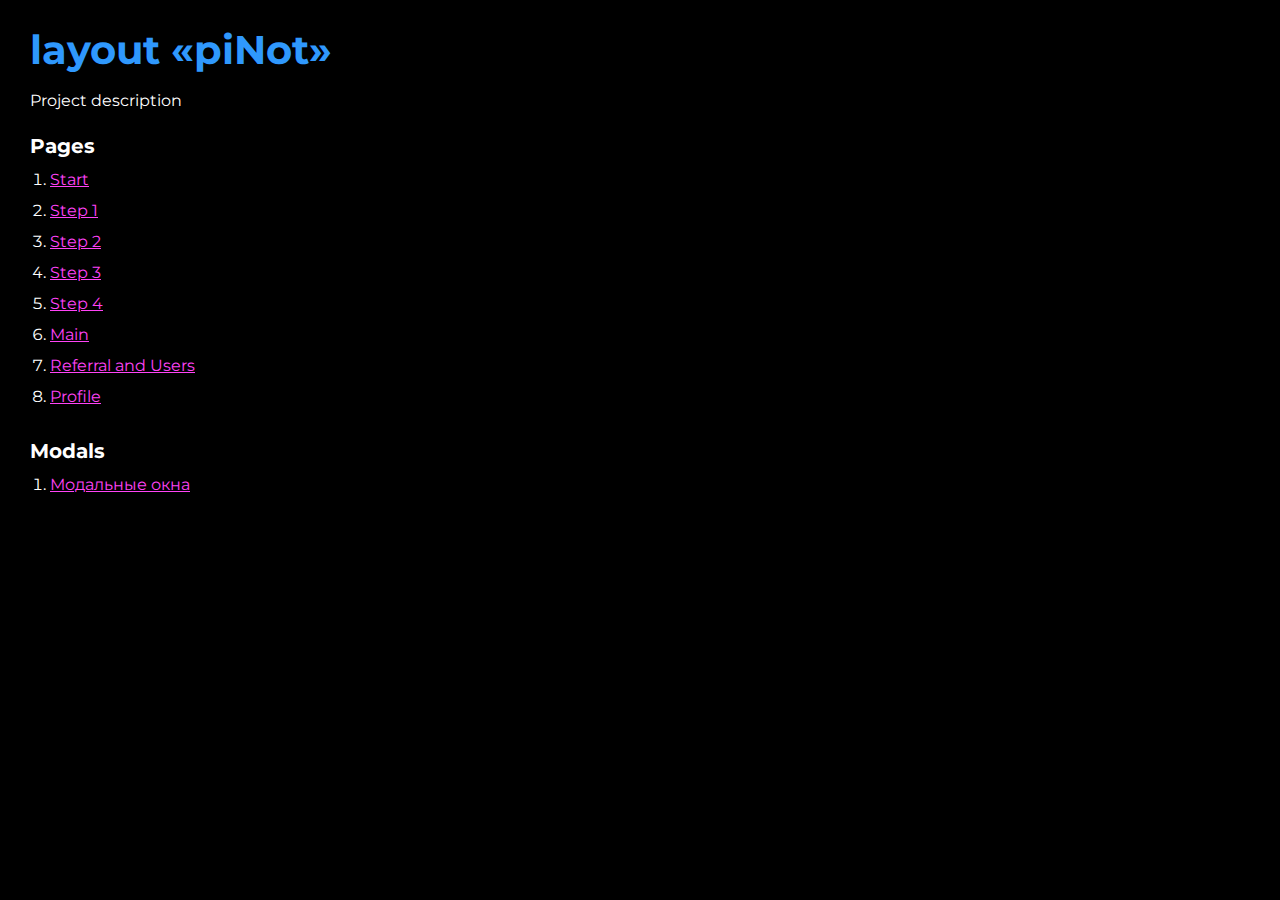
<file: index.html>
<!DOCTYPE html>
<html>

<head>
  <meta charset="UTF-8">
  <meta name="viewport" content="width=device-width, initial-scale=1.0">
  <title>layout «piNot»</title>
</head>

<body>
  <div class="rootpage">
    <h1>layout «piNot»</h1>
    <div class="rootpage__info">
      Project description
    </div>
    <h2>
      Pages</h2>
    <ol class="rootpage__list">
      <li><a target="_blank" href="start.html">Start</a></li>
      <li><a target="_blank" href="step_1.html">Step 1</a></li>
      <li><a target="_blank" href="step_2.html">Step 2</a></li>
      <li><a target="_blank" href="step_3.html">Step 3</a></li>
      <li><a target="_blank" href="step_4.html">Step 4</a></li>
      <li><a target="_blank" href="main.html">Main</a></li>
      <li><a target="_blank" href="referral.html">Referral and Users</a></li>
      <li><a target="_blank" href="profile.html">Profile</a></li>

    </ol>

     <h2>Modals</h2>

     <ol class="rootpage__list">
       <li><a target="_blank" href="modals.html">Модальные окна</a></li>
     </ol>
  </div>
</body>
<style>
  @charset "UTF-8";
  @import url("https://fonts.googleapis.com/css?family=Montserrat:regular,700&display=swap");

  *,
  *::before,
  *::after {
    padding: 0px;
    margin: 0px;
    border: 0px;
    box-sizing: border-box;
  }

  html,
  body {
    height: 100%;
    margin: 0;
    padding: 0;
    min-width: 320px;
    width: 100%;
    color: #fff;
    background-color: #000;
  }

  body {
    font-family: Montserrat;
    font-size: 100%;
    line-height: 1;
    font-size: 1rem;
  }

  a {
    text-decoration: underline;
    color: #ff43f6
  }

  a:visited {
    text-decoration: underline;
    color: #a841a2;
  }

  a:hover {
    text-decoration: none;
  }

  ul li {
    list-style: none;
  }

  img {
    vertical-align: top;
  }

  .wrapper {
    width: 100%;
    min-height: 100%;
    overflow: hidden;
  }

  .rootpage {
    padding: 30px;
    display: flex;
    flex-direction: column;
    align-items: flex-start;
  }

  @media (max-width: 767px) {
    .rootpage {
      padding: 30px 15px;
    }
  }

  h1 {
    color: #2f98fd;
    font-size: 2.5rem;
    margin: 0px 0px 1.25rem 0px;
  }

  @media (max-width: 767px) {
    h1 {
      font-size: 1.85rem;
      margin: 0px 0px 1.25rem 0px;
    }
  }

  h2 {
    color: #fff;
    font-size: 1.25rem;
    margin: 0px 0px 1rem 0px;
  }

  @media (max-width: 767px) {
    h2 {
      font-size: 1.125rem;
      margin: 0px 0px 1rem 0px;
    }
  }

  .rootpage__info {
    line-height: 140%;
    margin: 0px 0px 1.5rem 0px;
  }

  .rootpage__list {
    margin: 0px 0px 2.25rem 1.25rem;
  }

  .rootpage__list li:not(:last-child) {
    margin: 0px 0px 15px 0px;
  }

  .rootpage__contacts,
  .rootpage__tnx {
    border-radius: 200px;
    padding: 20px 65px;
    line-height: 140%;
  }

  @media (max-width: 767px) {

    .rootpage__contacts,
    .rootpage__tnx {
      border-radius: 40px;
      padding: 20px;
    }
  }

  .rootpage__contacts {
    background: #32b5a4;

  }

  .rootpage__contacts a {
    color: #ebe691;
  }

  .rootpage__tnx {
    background: #c22d63;
    margin: 0px 0px 1rem 0px;
  }

</style>

</html>
</file>
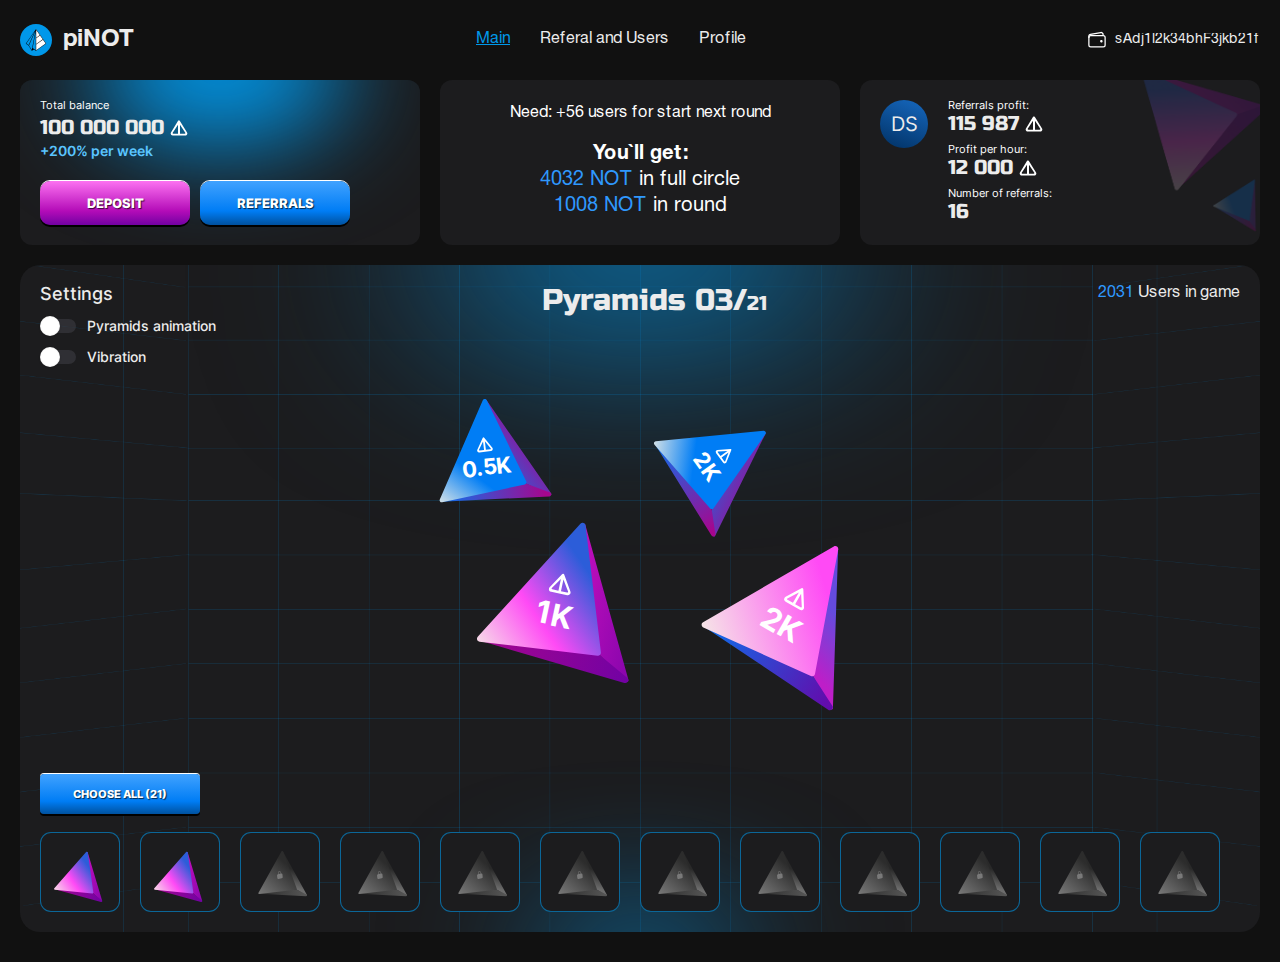
<file: main.html>
<!DOCTYPE html>
<html lang="en">

<head>
  <meta charset="UTF-8">
  <meta name="viewport" content="width=device-width, initial-scale=1.0">
  <!-- <link rel="shortcut icon" href="favicon.ico" type="image/x-icon"> -->
  <meta http-equiv="X-UA-Compatible" content="ie=edge">

  <title>Main</title>
  <link rel="stylesheet" href="css/main.css">

  <script defer src="js/main.js"></script>
</head>

<body>

  <div class="wrapper">
       <header class="header">
  <div class="header__container">
    <a href="" class="header__logo">
      <img class="header__logo-icon" src="./img/logo-header.svg" alt="">
      <span class="header__logo-text">piNOT</span>
    </a>
    <div class="header__menu menu">
      <nav class="menu__body">
        <ul class="menu__list">
          <li class="menu__item"><a href="#" class="menu__link active">Main</a></li>
          <li class="menu__item"><a href="#" class="menu__link ">Referal and Users</a></li>
          <li class="menu__item"><a href="#" class="menu__link ">Profile</a></li>
        </ul>
      </nav>
    </div>
    <div class="header__wallet">
      <img class="header__wallet-icon" src="./img/svg/wallet.svg" alt="">
      <span class="header__wallet-text"> sAdj1l2k34bhF3jkb21f</span>
    </div>
  </div>
</header>

    <main class="main">
      <div class="main__container">
        <div class="main__info">
          <div class="main__item balance board board--circle-1">
            <div class="balance__content block-info">
              <label class="balance__label block-info__label">Total balance</label>
              <div class="balance__amount block-info__amount">
                100 000 000
                <svg class="balance__value-icon block-info__icon">
                  <use xlink:href="img/sprite.svg#not-icon"></use>
                </svg>
              </div>
              <div class="balance__increase">+200% per week</div>
              <div class="balance__actions">
                <button class="balance__button button">deposit</button>
                <button class="balance__button button button--blue">referrals</button>
              </div>
            </div>

          </div>
          <div class="main__item reward-info">
            <div class="reward-info__text">Need: <span class="reward-info__need">+56 users</span> for start next round
            </div>
            <label for="" class="reward-info__label">You`ll get:</label>
            <div class="reward-info__amaunt"><span class="reward-info__full-circle">4032 NOT </span> in full circle
            </div>
            <div class="reward-info__amaunt"><span class="reward-info__in-round">1008 NOT </span> in round</div>
          </div>
          <div class="main__item profit">
            <div class="profit__user">DS</div>
            <div class="profit__amount">
              <div class="profit__amount-row block-info">
                <label class=" block-info__label">Referrals profit:</label>
                <div class="block-info__amount">115 987
                  <img class="block-info__icon" src="./img/svg/not-icon.svg" alt="">
                </div>
              </div>
              <div class="profit__amount-row block-info">
                <label class=" block-info__label">Profit per hour:</label>
                <div class="block-info__amount">12 000
                  <img class="block-info__icon" src="./img/svg/not-icon.svg" alt="">
                </div>
              </div>
              <div class="profit__amount-row block-info">
                <label class=" block-info__label">Number of referrals:</label>
                <div class="block-info__amount">16
                </div>
              </div>
            </div>
          </div>
        </div>
        <div class="main__piramids piramids board ">
          <div class="piramids__header">
            <div class="piramids__header-settings settings-account">
              <h2 class="settings-account__header">Settings</h2>
              <div class="settings-account__items">
                <div class="settings-account__item">
                  <button id="switchAnim" class="settings-account__item-btn switch-btn"></button>
                  <label for="switchAnim" class="settings-account__item-text">Pyramids animation</label>
                </div>
                <div class="settings-account__item">
                  <button id="switchVibration" class="settings-account__item-btn switch-btn"></button>
                  <label for="switchVibration" class="settings-account__item-text">Vibration</label>
                </div>
              </div>
            </div>
            <div class="piramids__header-info">
              <div class="piramids__header-title">
                <div class="piramids__header-text">Pyramids</div>
                <div class="piramids__header-count">03/<span>21</span></div>
              </div>
              <div class="piramids__header-users"><span>2031</span> Users in game</div>
            </div>

          </div>
          <div class="piramids__board">
            <div class="grid"></div>
            <div class="piramids__items">
              <button class="piramids__item animate">
                <div class="piramids__item-1">
                  <img class="piramids__item-image" src="./img/pyramid-3.svg" alt="">
                  <div class="piramids__item-descr">
                    <svg class="piramids__item-icon">
                      <use xlink:href="img/sprite.svg#not-icon"></use>
                    </svg>
                    <div class="piramids__item-price">0.5k</div>
                  </div>
                </div>

              </button>
              <button class="piramids__item animate">
                <div class="piramids__item-2">
                  <img class="piramids__item-image" src="./img/pyramid-3.svg" alt="">
                  <div class="piramids__item-descr">
                    <svg class="piramids__item-icon">
                      <use xlink:href="img/sprite.svg#not-icon"></use>
                    </svg>
                    <div class="piramids__item-price">2k</div>
                  </div>
                </div>

              </button>
              <button class="piramids__item animate-back">
                <div class="piramids__item-3">
                  <img class="piramids__item-image" src="./img/pyramid.svg" alt="">
                  <div class="piramids__item-descr">
                    <svg class="piramids__item-icon">
                      <use xlink:href="img/sprite.svg#not-icon"></use>
                    </svg>
                    <div class="piramids__item-price">1k</div>
                  </div>
                </div>

              </button>
              <button class="piramids__item animate-back">
                <div class="piramids__item-4">
                  <img class="piramids__item-image" src="./img/pyramid-4.svg" alt="">
                  <div class="piramids__item-descr">
                    <svg class="piramids__item-icon">
                      <use xlink:href="img/sprite.svg#not-icon"></use>
                    </svg>
                    <div class="piramids__item-price">2k</div>
                  </div>
                </div>

              </button>
            </div>

          </div>
          <div class="piramids__lock piramids-lock">
            <button class="piramids-lock__button button button--blue">choose all (21)</button>
            <div class="piramids-lock__items" draggable="true">
              <div class="piramids-lock__item active">
                <div class="piramids-lock__item-image "></div>
                <img class="piramids-lock__item-icon" src="./img/svg/lock.svg" alt="">
              </div>
              <div class="piramids-lock__item active">
                <div class="piramids-lock__item-image "></div>
                <img class="piramids-lock__item-icon" src="./img/svg/lock.svg" alt="">
              </div>
              <div class="piramids-lock__item">
                <div class="piramids-lock__item-image "></div>
                <img class="piramids-lock__item-icon" src="./img/svg/lock.svg" alt="">
              </div>
              <div class="piramids-lock__item">
                <div class="piramids-lock__item-image "></div>
                <img class="piramids-lock__item-icon" src="./img/svg/lock.svg" alt="">
              </div>
              <div class="piramids-lock__item">
                <div class="piramids-lock__item-image "></div>
                <img class="piramids-lock__item-icon" src="./img/svg/lock.svg" alt="">
              </div>
              <div class="piramids-lock__item">
                <div class="piramids-lock__item-image "></div>
                <img class="piramids-lock__item-icon" src="./img/svg/lock.svg" alt="">
              </div>

              <div class="piramids-lock__item">
                <div class="piramids-lock__item-image "></div>
                <img class="piramids-lock__item-icon" src="./img/svg/lock.svg" alt="">
              </div>
              <div class="piramids-lock__item">
                <div class="piramids-lock__item-image "></div>
                <img class="piramids-lock__item-icon" src="./img/svg/lock.svg" alt="">
              </div>
              <div class="piramids-lock__item">
                <div class="piramids-lock__item-image "></div>
                <img class="piramids-lock__item-icon" src="./img/svg/lock.svg" alt="">
              </div>
              <div class="piramids-lock__item">
                <div class="piramids-lock__item-image "></div>
                <img class="piramids-lock__item-icon" src="./img/svg/lock.svg" alt="">
              </div>
              <div class="piramids-lock__item">
                <div class="piramids-lock__item-image "></div>
                <img class="piramids-lock__item-icon" src="./img/svg/lock.svg" alt="">
              </div>
              <div class="piramids-lock__item">
                <div class="piramids-lock__item-image "></div>
                <img class="piramids-lock__item-icon" src="./img/svg/lock.svg" alt="">
              </div>

              <div class="piramids-lock__item">
                <div class="piramids-lock__item-image "></div>
                <img class="piramids-lock__item-icon" src="./img/svg/lock.svg" alt="">
              </div>
              <div class="piramids-lock__item">
                <div class="piramids-lock__item-image "></div>
                <img class="piramids-lock__item-icon" src="./img/svg/lock.svg" alt="">
              </div>
              <div class="piramids-lock__item">
                <div class="piramids-lock__item-image "></div>
                <img class="piramids-lock__item-icon" src="./img/svg/lock.svg" alt="">
              </div>
              <div class="piramids-lock__item">
                <div class="piramids-lock__item-image "></div>
                <img class="piramids-lock__item-icon" src="./img/svg/lock.svg" alt="">
              </div>
              <div class="piramids-lock__item">
                <div class="piramids-lock__item-image "></div>
                <img class="piramids-lock__item-icon" src="./img/svg/lock.svg" alt="">
              </div>
              <div class="piramids-lock__item">
                <div class="piramids-lock__item-image "></div>
                <img class="piramids-lock__item-icon" src="./img/svg/lock.svg" alt="">
              </div>
              <div class="piramids-lock__item">
                <div class="piramids-lock__item-image "></div>
                <img class="piramids-lock__item-icon" src="./img/svg/lock.svg" alt="">
              </div>

              <div class="piramids-lock__item">
                <div class="piramids-lock__item-image "></div>
                <img class="piramids-lock__item-icon" src="./img/svg/lock.svg" alt="">
              </div>
              <div class="piramids-lock__item">
                <div class="piramids-lock__item-image "></div>
                <img class="piramids-lock__item-icon" src="./img/svg/lock.svg" alt="">
              </div>
            </div>
          </div>
        </div>
      </div>

    </main>

  </div>
</body>

</html>
</file>
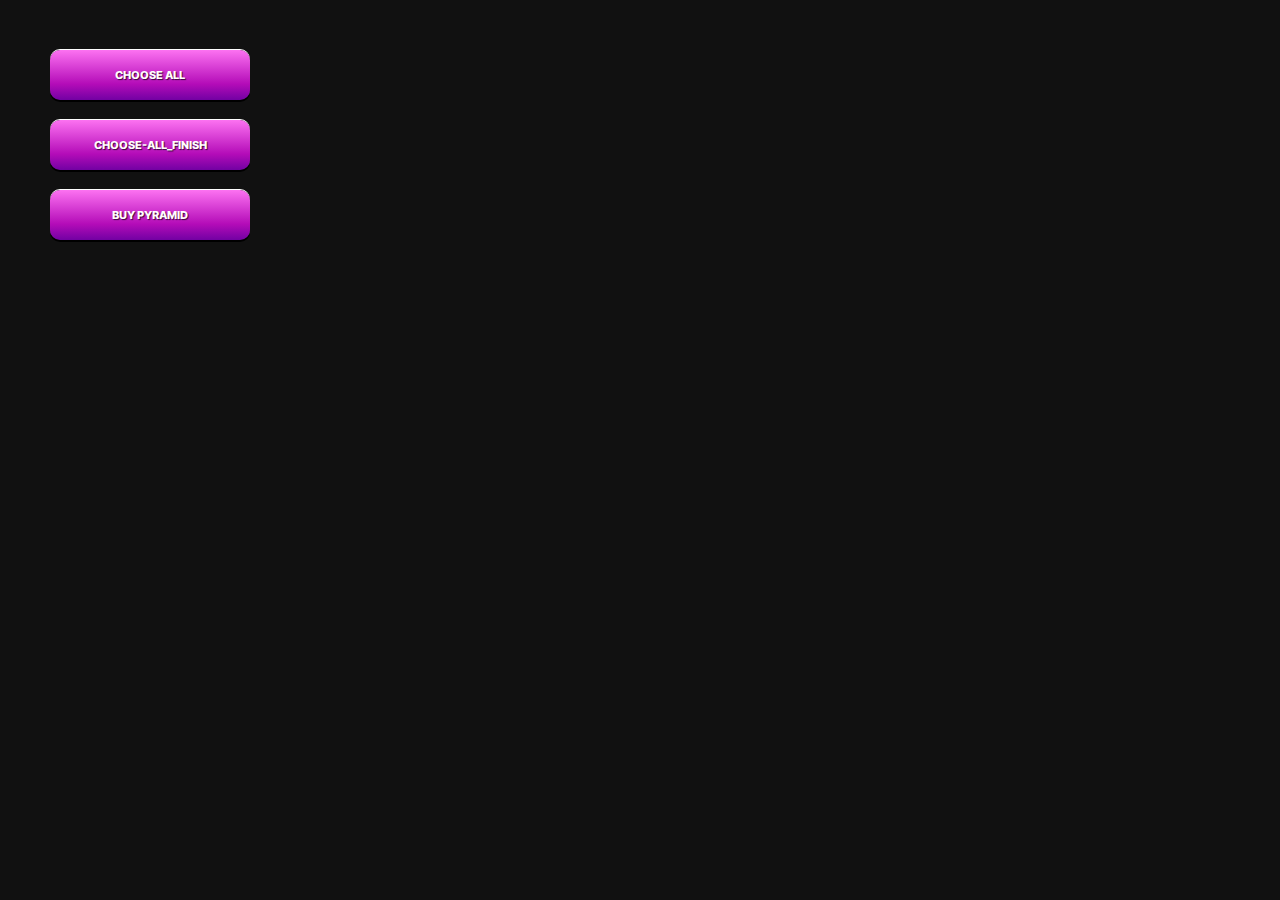
<file: modals.html>
<!DOCTYPE html>
<html lang="en">

<head>
  <meta charset="UTF-8">
  <meta name="viewport" content="width=device-width, initial-scale=1.0">
  <!-- <link rel="shortcut icon" href="favicon.ico" type="image/x-icon"> -->
  <meta http-equiv="X-UA-Compatible" content="ie=edge">

  <title>Модальные окна</title>
  <link rel="stylesheet" href="css/main.css">

  <script defer src="js/main.js"></script>
</head>

<body>

  <div class="container-modal">
    <div class="buttons">
      <button class="button" data-path="choose-all" data-animation="fadeInUp">choose all</button>

      <button class="button" data-path="choose-all_finish" data-animation="fadeInUp">choose-all_finish</button>
      <button class="button" data-path="buy" data-animation="fadeInUp">buy pyramid</button>
    </div>

    <div class="modal">

      <!-- choose all -->
      <div class="modal__contain " role="dialog" aria-modal="true" data-target="choose-all">
        <button class="modal__close js-modal-close" aria-label="close modal">
          <svg class="modal__close-icon">
            <use xlink:href="img/sprite.svg#close-2"></use>
          </svg>
        </button>
        <div class="modal__header">
          <h2 class="modal__title">You choose «Buy all»</h2>
        </div>
        <div class="modal__body choose-all__body">
          <div class="choose-all__text">
            You buy <span class="choose-all__text-amount">17 pyramids</span>
          </div>
          <button class="modal__button button-action">Buy all for 100 550 000 NOT</button>
        </div>
      </div>

      <!-- choose all_finish -->
      <div class="modal__contain " role="dialog" aria-modal="true" data-target="choose-all_finish">
        <button class="modal__close js-modal-close" aria-label="close modal">
          <svg class="modal__close-icon">
            <use xlink:href="img/sprite.svg#close-2"></use>
          </svg>
        </button>
        <div class="modal__header">
          <h2 class="modal__title">Transaction completed!</h2>
        </div>
        <div class="modal__body choose-all__body">
          <div class="choose-all__text">
            Your pyramids have been added to your dashboard
          </div>
          <button class="modal__button button-action">Got it!</button>
        </div>
      </div>

      <!-- buy pyramid-->
      <div class="modal__contain " role="dialog" aria-modal="true" data-target="buy">
        <button class="modal__close js-modal-close" aria-label="close modal">
          <svg class="modal__close-icon">
            <use xlink:href="img/sprite.svg#close-2"></use>
          </svg>
        </button>
        <div class="pyramid-info">
          <div class="pyramid-info__header">
            <div class="pyramid-info__header-title">
              <h2 class="pyramid-info__title-text">Pyramid </h2>
              <div class="pyramid-info__title-icon">
                <img src="./img/triangle.svg" alt="">
                <span class="pyramid-info__title-icon-num">3</span>
              </div>
            </div>
          </div>
          <div class="pyramid-info__details pyramid-details">
            <div class="pyramid-details__stats">
              <div class="pyramid-details__stats-row block-info">
                <label class="pyramid-details__label block-info__label">Price</label>
                <div class="pyramid-details__amount block-info__amount">1 440
                  <img class="pyramid-details__icon block-info__icon" src="./img/svg/not-icon.svg" alt="">
                </div>
              </div>
              <div class="pyramid-details__stats-row block-info">
                <label class="pyramid-details__label block-info__label">Users in game</label>
                <div class="pyramid-details__amount block-info__amount">2 031</div>
              </div>
              <div class="pyramid-details__stats-row block-info">
                <label class="pyramid-details__label block-info__label">In round</label>
                <div class="pyramid-details__amount block-info__amount">840
                  <img class="pyramid-details__icon block-info__icon" src="./img/svg/not-icon.svg" alt="">
                </div>
              </div>
            </div>
            <img class="pyramid-details__image" src="./img/pyramid.svg" alt="">
          </div>
          <button class="pyramid-info__button button-action">Buy for 1.44K </button>
        </div>

      </div>
    </div>
  </div>
  </div>

</body>
<style>
  .buttons {
    display: flex;
    flex-direction: column;
    gap: 20px;

    .button {
      width: 200px;
      height: 50px;
    }
  }

  .container-modal {
    padding: 50px;
  }

</style>

</html>
</file>
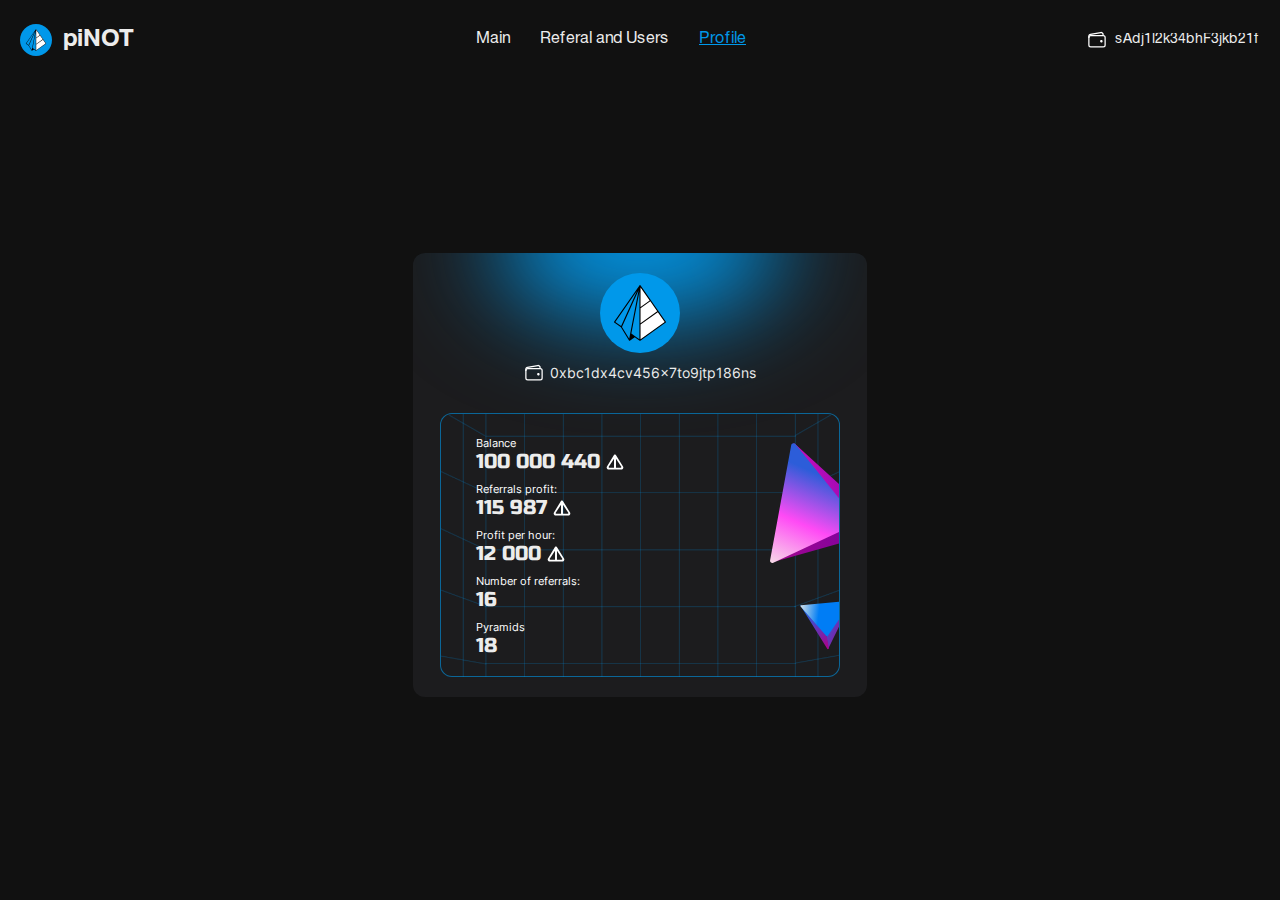
<file: profile.html>
<!DOCTYPE html>
<html lang="en">

<head>
  <meta charset="UTF-8">
  <meta name="viewport" content="width=device-width, initial-scale=1.0">
  <!-- <link rel="shortcut icon" href="favicon.ico" type="image/x-icon"> -->
  <meta http-equiv="X-UA-Compatible" content="ie=edge">

  <title>Profile</title>
  <link rel="stylesheet" href="css/main.css">

  <script defer src="js/main.js"></script>
</head>

<body>

  <div class="wrapper">
    <header class="header">
  <div class="header__container">
    <a href="" class="header__logo">
      <img class="header__logo-icon" src="./img/logo-header.svg" alt="">
      <span class="header__logo-text">piNOT</span>
    </a>
    <div class="header__menu menu">
      <nav class="menu__body">
        <ul class="menu__list">
          <li class="menu__item"><a href="#" class="menu__link ">Main</a></li>
          <li class="menu__item"><a href="#" class="menu__link ">Referal and Users</a></li>
          <li class="menu__item"><a href="#" class="menu__link active">Profile</a></li>
        </ul>
      </nav>
    </div>
    <div class="header__wallet">
      <img class="header__wallet-icon" src="./img/svg/wallet.svg" alt="">
      <span class="header__wallet-text"> sAdj1l2k34bhF3jkb21f</span>
    </div>
  </div>
</header>

    <main class="account ">
      <div class="account__container">
        <div class="account__body board board--circle-1">
          <div class="account__logo">
            <img class="account__logo-icon" src="./img/logo.svg" alt="logo">
          </div>
          <div class="account__wallet">
            <img class="account__wallet-icon" src="./img/svg/wallet.svg" alt="">
            <div class="account__wallet-text">0xbc1dx4cv456×7to9jtp186ns</div>
          </div>
          <div class="account__details account-details board board--transparent">
            <div class="account-details__stats">
              <div class="account-details__stats-row block-info">
                <label class="account-details__label block-info__label">Balance</label>
                <div class="account-details__amount block-info__amount">100 000 440
                  <img class="account-details__icon block-info__icon" src="./img/svg/not-icon.svg" alt="">
                </div>
              </div>
              <div class="account-details__stats-row block-info">
                <label class="account-details__label block-info__label">Referrals profit:</label>
                <div class="account-details__amount block-info__amount">115 987
                  <img class="account-details__icon block-info__icon" src="./img/svg/not-icon.svg" alt="">
                </div>
              </div>
              <div class="account-details__stats-row block-info">
                <label class="account-details__label block-info__label">Profit per hour:</label>
                <div class="account-details__amount block-info__amount">12 000
                  <img class="account-details__icon block-info__icon" src="./img/svg/not-icon.svg" alt="">
                </div>
              </div>
              <div class="account-details__stats-row block-info">
                <label class="account-details__label block-info__label">Number of referrals:</label>
                <div class="account-details__amount block-info__amount">16</div>
              </div>
              <div class="account-details__stats-row block-info">
                <label class="account-details__label block-info__label">Pyramids</label>
                <div class="account-details__amount block-info__amount">18</div>
              </div>

            </div>
            <img class="account-details__image account-details__image--1" src="./img/pyramid.svg" alt="">
            <img class="account-details__image account-details__image--2" src="./img/pyramid-2.svg" alt="">
          </div>
        </div>
      </div>

  </div>
  </main>
  </div>
</body>

</html>
</file>
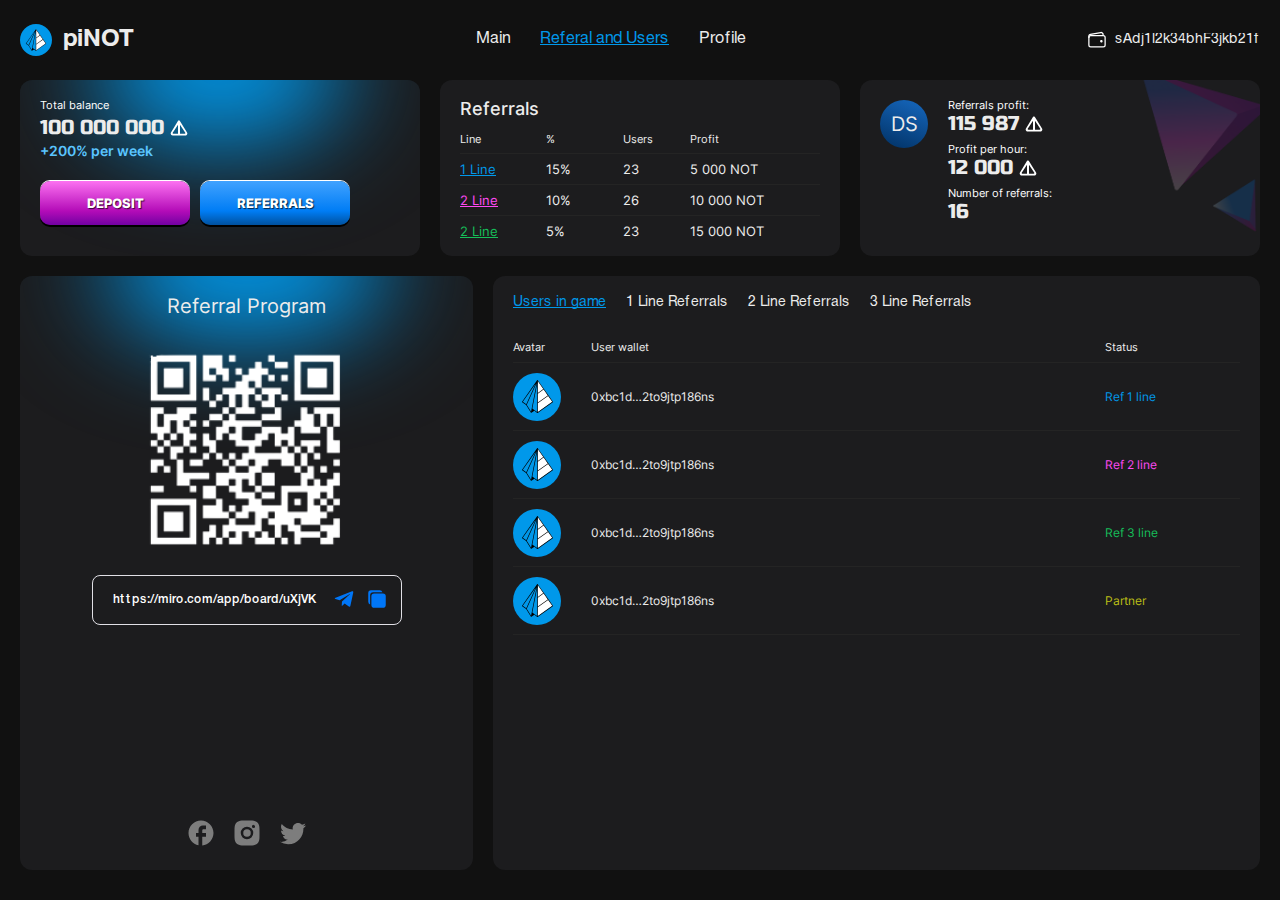
<file: referral.html>
<!DOCTYPE html>
<html lang="en">

<head>
  <meta charset="UTF-8">
  <meta name="viewport" content="width=device-width, initial-scale=1.0">
  <!-- <link rel="shortcut icon" href="favicon.ico" type="image/x-icon"> -->
  <meta http-equiv="X-UA-Compatible" content="ie=edge">

  <title>Referral and Users</title>
  <link rel="stylesheet" href="css/main.css">

  <script defer src="js/main.js"></script>
</head>

<body>

  <div class="wrapper">
    <header class="header">
  <div class="header__container">
    <a href="" class="header__logo">
      <img class="header__logo-icon" src="./img/logo-header.svg" alt="">
      <span class="header__logo-text">piNOT</span>
    </a>
    <div class="header__menu menu">
      <nav class="menu__body">
        <ul class="menu__list">
          <li class="menu__item"><a href="#" class="menu__link ">Main</a></li>
          <li class="menu__item"><a href="#" class="menu__link active">Referal and Users</a></li>
          <li class="menu__item"><a href="#" class="menu__link ">Profile</a></li>
        </ul>
      </nav>
    </div>
    <div class="header__wallet">
      <img class="header__wallet-icon" src="./img/svg/wallet.svg" alt="">
      <span class="header__wallet-text"> sAdj1l2k34bhF3jkb21f</span>
    </div>
  </div>
</header>

    <main class="main">
      <div class="main__container">
        <div class="main__info">
          <div class="main__item balance board board--circle-1">
            <div class="balance__content block-info">
              <label class="balance__label block-info__label">Total balance</label>
              <div class="balance__amount block-info__amount">
                100 000 000
                <svg class="balance__value-icon block-info__icon">
                  <use xlink:href="img/sprite.svg#not-icon"></use>
                </svg>
              </div>
              <div class="balance__increase">+200% per week</div>
              <div class="balance__actions">
                <button class="balance__button button">deposit</button>
                <button class="balance__button button button--blue">referrals</button>
              </div>
            </div>

          </div>
          <div class="main__item referrals-table">
            <h2 class="referrals-table__header">Referrals</h2>
            <div class="referrals-table__row referrals-table__row--head">
              <div class="referrals-table__items">
                <div class="referrals-table__item">Line</div>
                <div class="referrals-table__item">%</div>
                <div class="referrals-table__item">Users</div>
                <div class="referrals-table__item">Profit</div>
              </div>
            </div>
            <div class="referrals-table__row">
              <div class="referrals-table__items">
                <div class="referrals-table__item">
                  <a href="#" class="referrals-table__link blue">1 Line</a></div>
                <div class="referrals-table__item">15%</div>
                <div class="referrals-table__item">23</div>
                <div class="referrals-table__item">5 000 NOT</div>
              </div>
            </div>
            <div class="referrals-table__row">
              <div class="referrals-table__items">
                <div class="referrals-table__item">
                  <a href="#" class="referrals-table__link purple">2 Line</a></div>
                <div class="referrals-table__item">10%</div>
                <div class="referrals-table__item">26</div>
                <div class="referrals-table__item">10 000 NOT</div>
              </div>
            </div>
            <div class="referrals-table__row">
              <div class="referrals-table__items">
                <div class="referrals-table__item">
                  <a href="#" class="referrals-table__link green">2 Line</a></div>
                <div class="referrals-table__item">5%</div>
                <div class="referrals-table__item">23</div>
                <div class="referrals-table__item">15 000 NOT</div>
              </div>
            </div>
          </div>
          <div class="main__item profit">
            <div class="profit__user">DS</div>
            <div class="profit__amount">
              <div class="profit__amount-row block-info">
                <label class=" block-info__label">Referrals profit:</label>
                <div class="block-info__amount">115 987
                  <img class="block-info__icon" src="./img/svg/not-icon.svg" alt="">
                </div>
              </div>
              <div class="profit__amount-row block-info">
                <label class=" block-info__label">Profit per hour:</label>
                <div class="block-info__amount">12 000
                  <img class="block-info__icon" src="./img/svg/not-icon.svg" alt="">
                </div>
              </div>
              <div class="profit__amount-row block-info">
                <label class=" block-info__label">Number of referrals:</label>
                <div class="block-info__amount">16
                </div>
              </div>
            </div>
          </div>
        </div>
        <div class="main__referral">
          <div class="referral">
            <div class="referral__program referral-program board board--circle-1">
              <h2 class="referral-program__title">Referral Program</h2>
              <div class="referral-program__qr">
                <picture>
                  <source srcset="./img/qr.webp" type="image/webp">
                  <img class="referral-program__qr-image" src="./img/qr.png" width="" height="" alt="">
                </picture>
              </div>
              <div class="referral-program__link link-referral">
                <p class="link-referral__text">https://miro.com/app/board/uXjVK</p>
                <a href="#" class="link-referral__telegram">
                  <svg class="link-referral__telegram-icon">
                    <use xlink:href="img/sprite.svg#telegram"></use>
                  </svg>
                </a>
                <button class="link-referral__copy">
                  <svg class="link-referral__copy-icon">
                    <use xlink:href="img/sprite.svg#copy"></use>
                  </svg>
                </button>
              </div>
              <ul class="referral-program__socials">
                <li class="referral-program__socials-item">
                  <a href="#" class="referral-program__socials-link">
                    <svg class="referral-program__socials-icon">
                      <use xlink:href="img/sprite.svg#facebook"></use>
                    </svg>
                  </a>
                </li>
                <li class="referral-program__socials-item">
                  <a href="#" class="referral-program__socials-link">
                    <svg class="referral-program__socials-icon">
                      <use xlink:href="img/sprite.svg#instagram"></use>
                    </svg>
                  </a>
                </li>
                <li class="referral-program__socials-item">
                  <a href="#" class="referral-program__socials-link">
                    <svg class="referral-program__socials-icon">
                      <use xlink:href="img/sprite.svg#twitter"></use>
                    </svg>
                  </a>
                </li>
              </ul>
            </div>
          </div>
          <div class="users-table board">
            <div class="users-table__header">
              <ul class="users-table__header-items">
                <li class="users-table__header-item active">Users in game</li>
                <li class="users-table__header-item">1 Line Referrals</li>
                <li class="users-table__header-item">2 Line Referrals</li>
                <li class="users-table__header-item">3 Line Referrals</li>
              </ul>
            </div>
            <div class="users-table__body table">
              <div class="table__row table__row--head">
                <div class="table__items">
                  <div class="table__item">Avatar</div>
                  <div class="table__item">User wallet</div>
                  <div class="table__item">Status</div>
                </div>
              </div>
              <div class="table__row">
                <div class="table__items">
                  <div class="table__item">
                    <div class="table__item-image">
                      <img class="table__item-icon" src="./img/logo.svg" alt="logo">
                    </div>
                  </div>
                  <div class="table__item">0xbc1d…2to9jtp186ns</div>
                  <div class="table__item blue">Ref 1 line</div>
                </div>
              </div>
              <div class="table__row">
                <div class="table__items">
                  <div class="table__item">
                    <div class="table__item-image">
                      <img class="table__item-icon" src="./img/logo.svg" alt="logo">
                    </div>
                  </div>
                  <div class="table__item">0xbc1d…2to9jtp186ns</div>
                  <div class="table__item purple">Ref 2 line</div>
                </div>
              </div>
              <div class="table__row">
                <div class="table__items">
                  <div class="table__item">
                    <div class="table__item-image">
                      <img class="table__item-icon" src="./img/logo.svg" alt="logo">
                    </div>
                  </div>
                  <div class="table__item">0xbc1d…2to9jtp186ns</div>
                  <div class="table__item green">Ref 3 line</div>
                </div>
              </div>
              <div class="table__row">
                <div class="table__items">
                  <div class="table__item">
                    <div class="table__item-image">
                      <img class="table__item-icon" src="./img/logo.svg" alt="logo">
                    </div>
                  </div>
                  <div class="table__item">0xbc1d…2to9jtp186ns</div>
                  <div class="table__item yellow">Partner</div>
                </div>
              </div>
            </div>
          </div>
        </div>
      </div>

    </main>

  </div>
</body>

</html>
</file>
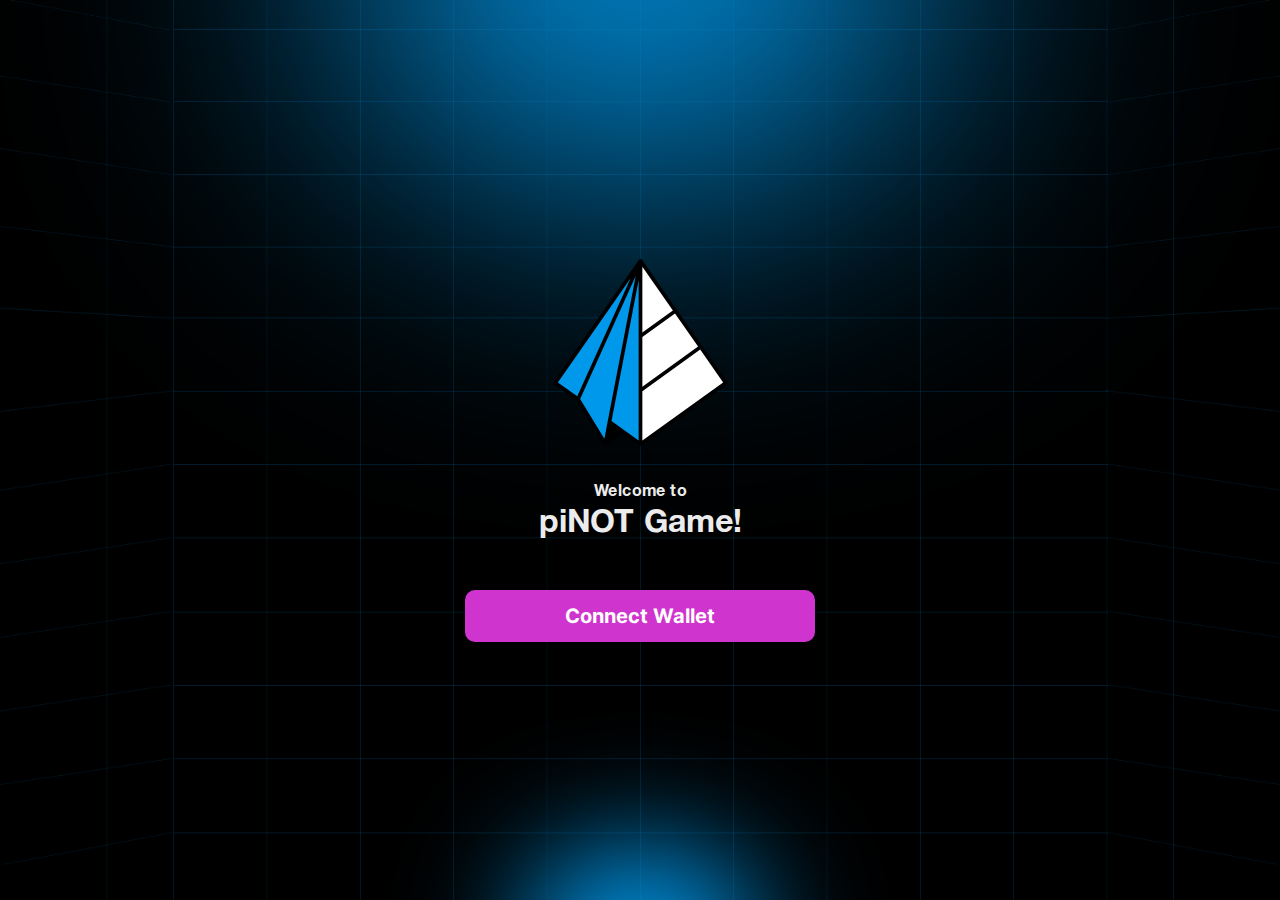
<file: start.html>
<!DOCTYPE html>
<html lang="en">

<head>
  <meta charset="UTF-8">
  <meta name="viewport" content="width=device-width, initial-scale=1.0">
  <!-- <link rel="shortcut icon" href="favicon.ico" type="image/x-icon"> -->
  <meta http-equiv="X-UA-Compatible" content="ie=edge">

  <title>Start</title>
  <link rel="stylesheet" href="css/main.css">

  <script defer src="js/main.js"></script>
</head>

<body>

  <div class="wrapper">
    <main class="page start">
      <div class="grid"></div>
      <div class="start__body">
        <div class="start__content">
          <img class="start__logo" src="./img/logo.svg" alt="logo">
          <div class="start__descr"><span class="start__span">Welcome to</span> piNOT Game!</div>

        </div>
        <button class="start__button button-action">Connect Wallet</button>
      </div>

    </main>
  </div>
</body>

</html>
</file>
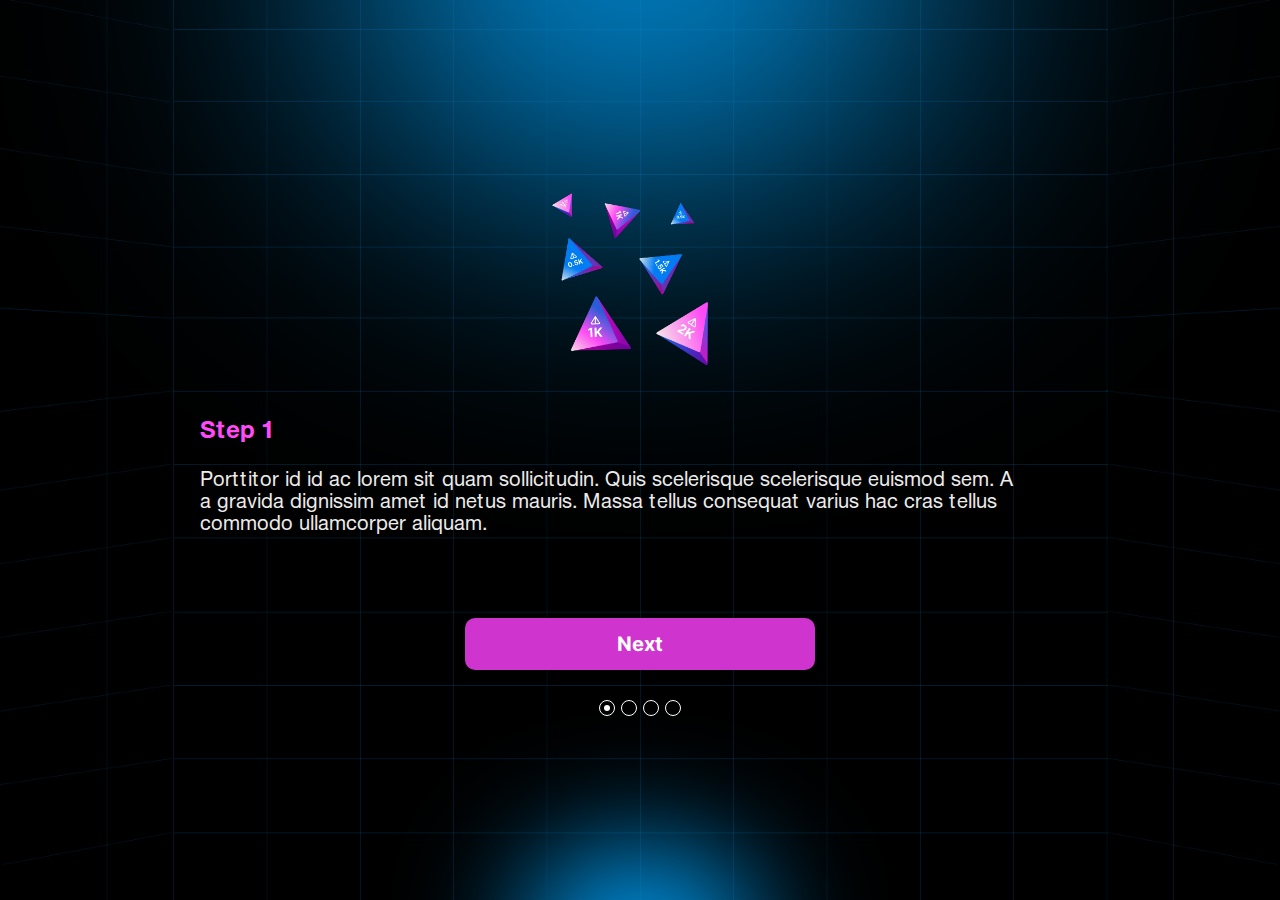
<file: step_1.html>
<!DOCTYPE html>
<html lang="en">

<head>
  <meta charset="UTF-8">
  <meta name="viewport" content="width=device-width, initial-scale=1.0">
  <!-- <link rel="shortcut icon" href="favicon.ico" type="image/x-icon"> -->
  <meta http-equiv="X-UA-Compatible" content="ie=edge">

  <title>How to play 1</title>
  <link rel="stylesheet" href="css/main.css">

  <script defer src="js/main.js"></script>
</head>

<body>

  <div class="wrapper">
    <main class="page start ">
      <div class="grid"></div>
      <div class="start__body step">
        <div class="step__descr">
          <picture>
            <source srcset="./img/pyramids.webp" type="image/webp">
            <img class="step__image" src="./img/pyramids.png" width="" height="" alt="pyramids">
          </picture>
          <h2 class="step__title">Step 1</h2>
          <p class="step__text">Porttitor id id ac lorem sit quam sollicitudin. Quis scelerisque scelerisque euismod
            sem. A
            a gravida dignissim amet id netus mauris. Massa tellus consequat varius hac cras tellus commodo
            ullamcorper
            aliquam.</p>
        </div>
        <div class="step__actions">
          <button class="start__button button-action">Next</button>
          <div class="step__pagination">
            <button class="step__pagination-bullet active"></button>
            <button class="step__pagination-bullet"></button>
            <button class="step__pagination-bullet"></button>
            <button class="step__pagination-bullet"></button>
          </div>
        </div>
      </div>
    </main>
  </div>
</body>

</html>
</file>
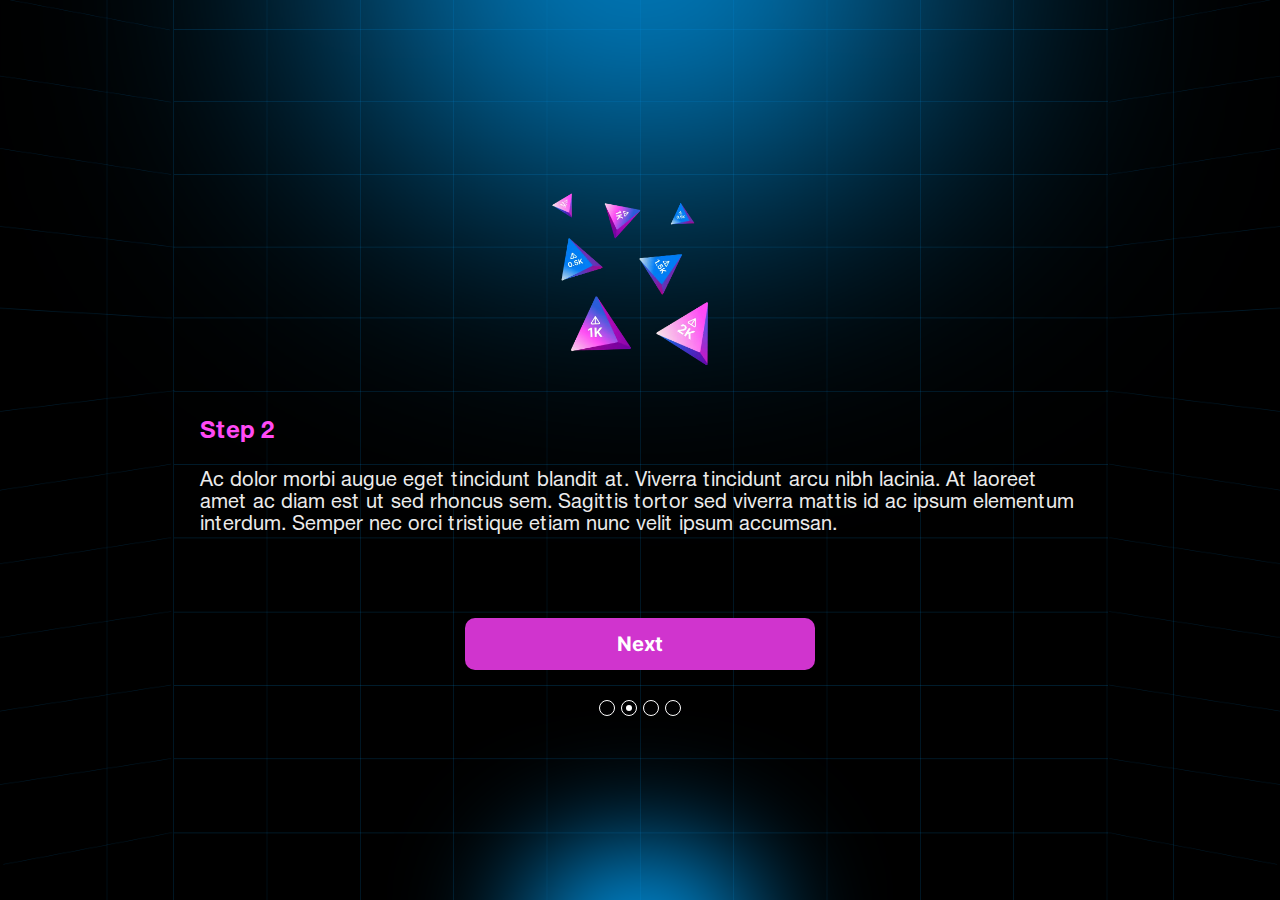
<file: step_2.html>
<!DOCTYPE html>
<html lang="en">

<head>
  <meta charset="UTF-8">
  <meta name="viewport" content="width=device-width, initial-scale=1.0">
  <!-- <link rel="shortcut icon" href="favicon.ico" type="image/x-icon"> -->
  <meta http-equiv="X-UA-Compatible" content="ie=edge">

  <title>How to play 2</title>
  <link rel="stylesheet" href="css/main.css">

  <script defer src="js/main.js"></script>
</head>

<body>
  <div class="wrapper">
    <main class="page start ">
      <div class="grid"></div>
      <div class="start__body step">
        <div class="step__descr">
          <picture>
            <source srcset="./img/pyramids.webp" type="image/webp">
            <img class="step__image" src="./img/pyramids.png" width="" height="" alt="pyramids">
          </picture>
          <h2 class="step__title">Step 2</h2>
          <p class="step__text">Ac dolor morbi augue eget tincidunt blandit at. Viverra tincidunt arcu nibh lacinia. At
            laoreet amet ac diam est ut sed rhoncus sem. Sagittis tortor sed viverra mattis id ac ipsum elementum
            interdum. Semper nec orci tristique etiam nunc velit ipsum accumsan.</p>
        </div>
        <div class="step__actions">
          <button class="start__button button-action">Next</button>
          <div class="step__pagination">
            <button class="step__pagination-bullet"></button>
            <button class="step__pagination-bullet active"></button>
            <button class="step__pagination-bullet"></button>
            <button class="step__pagination-bullet"></button>
          </div>
        </div>
      </div>
    </main>
  </div>
</body>
</html>
</file>
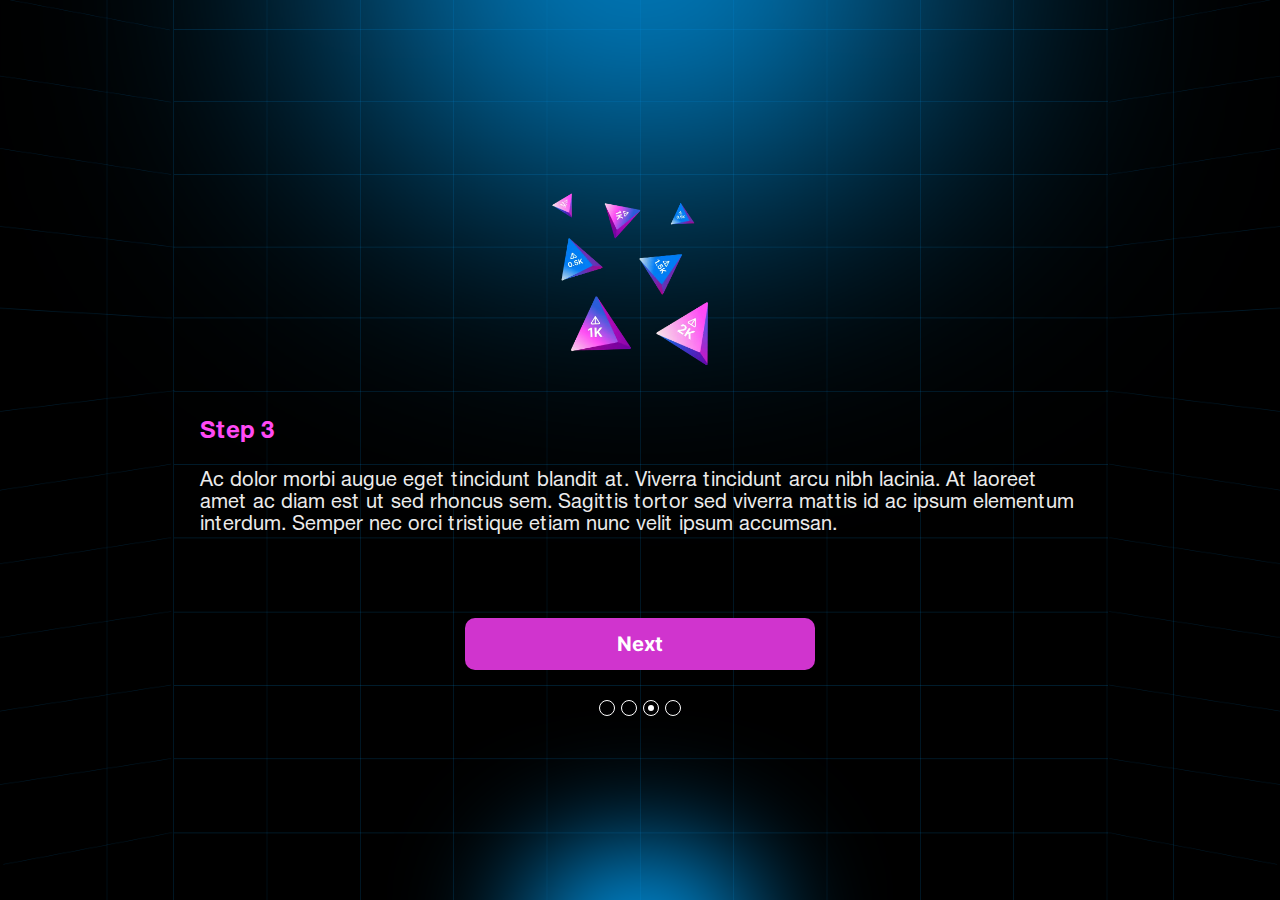
<file: step_3.html>
<!DOCTYPE html>
<html lang="en">

<head>
  <meta charset="UTF-8">
  <meta name="viewport" content="width=device-width, initial-scale=1.0">
  <!-- <link rel="shortcut icon" href="favicon.ico" type="image/x-icon"> -->
  <meta http-equiv="X-UA-Compatible" content="ie=edge">

  <title>How to play 3</title>
  <link rel="stylesheet" href="css/main.css">

  <script defer src="js/main.js"></script>
</head>

<body>
  <div class="wrapper">
    <main class="page start ">
      <div class="grid"></div>
      <div class="start__body step">
        <div class="step__descr">
          <picture>
            <source srcset="./img/pyramids.webp" type="image/webp">
            <img class="step__image" src="./img/pyramids.png" width="" height="" alt="pyramids">
          </picture>
          <h2 class="step__title">Step 3</h2>
          <p class="step__text">Ac dolor morbi augue eget tincidunt blandit at. Viverra tincidunt arcu nibh lacinia. At
            laoreet amet ac diam est ut sed rhoncus sem. Sagittis tortor sed viverra mattis id ac ipsum elementum
            interdum. Semper nec orci tristique etiam nunc velit ipsum accumsan.</p>
        </div>
        <div class="step__actions">
          <button class="start__button button-action">Next</button>
          <div class="step__pagination">
            <button class="step__pagination-bullet"></button>
            <button class="step__pagination-bullet"></button>
            <button class="step__pagination-bullet active"></button>
            <button class="step__pagination-bullet"></button>
          </div>
        </div>
      </div>
    </main>
  </div>
</body>
</html>
</file>
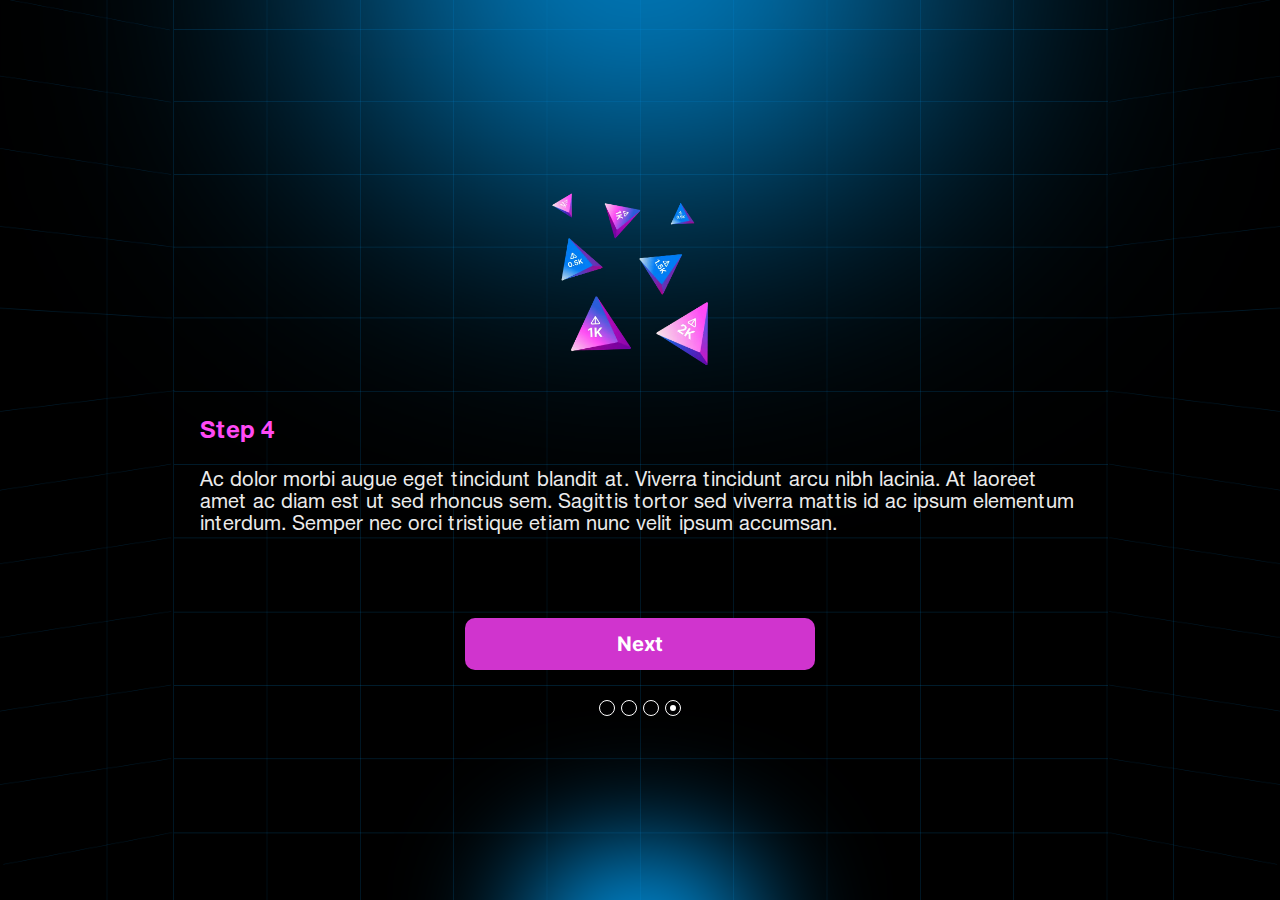
<file: step_4.html>
<!DOCTYPE html>
<html lang="en">

<head>
  <meta charset="UTF-8">
  <meta name="viewport" content="width=device-width, initial-scale=1.0">
  <!-- <link rel="shortcut icon" href="favicon.ico" type="image/x-icon"> -->
  <meta http-equiv="X-UA-Compatible" content="ie=edge">

  <title>How to play 4</title>
  <link rel="stylesheet" href="css/main.css">

  <script defer src="js/main.js"></script>
</head>

<body>
  <div class="wrapper">
    <main class="page start ">
      <div class="grid"></div>
      <div class="start__body step">
        <div class="step__descr">
          <picture>
            <source srcset="./img/pyramids.webp" type="image/webp">
            <img class="step__image" src="./img/pyramids.png" width="" height="" alt="pyramids">
          </picture>
          <h2 class="step__title">Step 4</h2>
          <p class="step__text">Ac dolor morbi augue eget tincidunt blandit at. Viverra tincidunt arcu nibh lacinia. At
            laoreet amet ac diam est ut sed rhoncus sem. Sagittis tortor sed viverra mattis id ac ipsum elementum
            interdum. Semper nec orci tristique etiam nunc velit ipsum accumsan.</p>
        </div>
        <div class="step__actions">
          <button class="start__button button-action">Next</button>
          <div class="step__pagination">
            <button class="step__pagination-bullet"></button>
            <button class="step__pagination-bullet"></button>
            <button class="step__pagination-bullet"></button>
            <button class="step__pagination-bullet active"></button>
          </div>
        </div>
      </div>
    </main>
  </div>
</body>

</html>
</file>
<file: css/main.css>
@charset "UTF-8";
:root {
  --font-family: "Inter", sans-serif;
  --second-family: "RussoOne", sans-serif;
  --third-family: "helveticaneuecyr", sans-serif;
  --content-width: 1400px;
  --container-offset: 20px;
  --container-width: calc(var(--content-width) + (var(--container-offset) * 2));
  --bg: #000;
  --main-color: #ececec;
  --white: #fff;
  --gradient-pink: linear-gradient(180deg, #fc72f1 0%, #b40cb8 68%, #7201a3 100%);
  --gradient-pink-action: linear-gradient(180deg, #fc72f1 0%, #7201a3 100%);
  --gradient-blue: linear-gradient(180deg, #41a2ff 0%, #007df5 68%, #00519f 100%);
  --gradient-blue-action: linear-gradient(180deg, #41a2ff 0%, #00519f 100%);
  --gradient-disable: linear-gradient(180deg, #cecece 0%, #767676 68%, #4d4d4d 100%);
  --light-blue: #5ac5ff;
  --blue: #2f98fd;
  --purple: #ff4af5;
  --purple-btn: #d034ce;
}

/* stylelint-disable */
/* stylelint-disable */
/* stylelint-disable */
.custom-checkbox__field:checked + .custom-checkbox__content::after {
  opacity: 1;
}

.custom-checkbox__field:focus + .custom-checkbox__content::before {
  outline: 2px solid #f00;
  outline-offset: 2px;
}

.custom-checkbox__field:disabled + .custom-checkbox__content {
  opacity: 0.4;
  pointer-events: none;
}

/* stylelint-disable */
/* stylelint-disable */
/* stylelint-disable value-keyword-case */
@font-face {
  font-family: "Inter";
  src: url("../fonts/../fonts/Inter-Medium.woff2") format("woff2");
  font-weight: 500;
  font-display: swap;
  font-style: normal;
}
@font-face {
  font-family: "Inter";
  src: url("../fonts/../fonts/Inter-Regular.woff2") format("woff2");
  font-weight: 400;
  font-display: swap;
  font-style: normal;
}
@font-face {
  font-family: "Inter";
  src: url("../fonts/../fonts/Inter-SemiBold.woff2") format("woff2");
  font-weight: 600;
  font-display: swap;
  font-style: normal;
}
@font-face {
  font-family: "Inter";
  src: url("../fonts/../fonts/Inter-Bold.woff2") format("woff2");
  font-weight: 700;
  font-display: swap;
  font-style: normal;
}
@font-face {
  font-family: "Inter";
  src: url("../fonts/../fonts/Inter-ExtraBold.woff2") format("woff2");
  font-weight: 800;
  font-display: swap;
  font-style: normal;
}
@font-face {
  font-family: "RussoOne";
  src: url("../fonts/../fonts/RussoOne-Regular.woff2") format("woff2");
  font-weight: 400;
  font-display: swap;
  font-style: normal;
}
@font-face {
  font-family: "helveticaneuecyr";
  src: url("../fonts/../fonts/helveticaneuecyr-roman.woff2") format("woff2");
  font-weight: 400;
  font-display: swap;
  font-style: normal;
}
@font-face {
  font-family: "helveticaneuecyr";
  src: url("../fonts/../fonts/helveticaneuecyr-medium.woff2") format("woff2");
  font-weight: 500;
  font-display: swap;
  font-style: normal;
}
@font-face {
  font-family: "helveticaneuecyr";
  src: url("../fonts/../fonts/helveticaneuecyr-bold.woff2") format("woff2");
  font-weight: 700;
  font-display: swap;
  font-style: normal;
}
* {
  padding: 0px;
  margin: 0px;
  border: 0px;
}

*,
*::before,
*::after {
  -webkit-box-sizing: border-box;
  box-sizing: border-box;
}

*::before,
*::after {
  display: inline-block;
}

img {
  vertical-align: top;
}

h1,
h2,
h3,
h4,
h5,
h6 {
  font-weight: inherit;
  font-size: inherit;
}

ul li {
  list-style: none;
}

a {
  display: inline-block;
  color: inherit;
  text-decoration: none;
}

input,
button,
textarea {
  font-family: var(--font-family, sans-serif);
  font-size: inherit;
  line-height: inherit;
  color: inherit;
  background-color: transparent;
}

input,
textarea {
  width: 100%;
}

button,
select,
option {
  cursor: pointer;
}

html,
body {
  height: 100%;
  min-width: 20rem;
}

body {
  color: var(--main-color);
  line-height: 1;
  font-family: var(--font-family, sans-serif);
  font-size: 1rem;
  -ms-text-size-adjust: 100%;
  -moz-text-size-adjust: 100%;
  -webkit-text-size-adjust: 100%;
  -webkit-font-smoothing: antialiased;
  -moz-osx-font-smoothing: grayscale;
}

input {
  -webkit-appearance: none;
  -moz-appearance: none;
  appearance: none;
  border: none;
  border-radius: 0;
}
input::-webkit-search-decoration, input::-webkit-search-cancel-button, input::-webkit-search-results-button, input::-webkit-search-results-decoration {
  display: none;
}

input[type=number]::-webkit-inner-spin-button,
input[type=number]::-webkit-outer-spin-button {
  -webkit-appearance: none;
  margin: 0;
}

input[type=number] {
  -moz-appearance: textfield;
}

input[type=number]:hover,
input[type=number]:focus {
  -moz-appearance: textfield;
}

.grayfilter {
  -webkit-filter: grayscale(1);
  filter: grayscale(1);
  opacity: 0.7;
  pointer-events: none;
}

.visually-hidden {
  position: absolute;
  overflow: hidden;
  margin: -1px;
  border: 0;
  padding: 0;
  width: 1px;
  height: 1px;
  clip: rect(0 0 0 0);
}

.js-focus-visible :focus:not(.focus-visible) {
  outline: none;
}

.centered {
  text-align: center;
}

.dis-scroll {
  position: fixed;
  left: 0;
  top: 0;
  overflow: hidden;
  width: 100%;
  height: 100vh;
  -ms-scroll-chaining: none;
  overscroll-behavior: none;
}

.page--ios .dis-scroll {
  position: relative;
}

.disable-scroll {
  position: relative;
  overflow: hidden;
  height: 100vh;
  position: fixed;
  left: 0;
  top: 0;
  width: 100%;
}

body {
  background: #111;
}
.lock body {
  overflow: hidden;
  -ms-touch-action: none;
  touch-action: none;
  -ms-scroll-chaining: none;
  overscroll-behavior: none;
}

.wrapper {
  min-height: 100%;
  display: -webkit-box;
  display: -ms-flexbox;
  display: flex;
  -webkit-box-orient: vertical;
  -webkit-box-direction: normal;
  -ms-flex-direction: column;
  flex-direction: column;
  overflow: hidden;
}
.wrapper > * {
  min-width: 0;
}
.wrapper > main {
  -webkit-box-flex: 1;
  -ms-flex: 1 1 auto;
  flex: 1 1 auto;
}

[class*=__container] {
  margin: 0 auto;
  padding: 0 var(--container-offset);
  padding-bottom: 3.125rem;
  max-width: var(--container-width);
  width: 100%;
}
@media (max-width: 106.25em) {
  [class*=__container] {
    padding-bottom: 1.875rem;
  }
}

.button {
  padding: 0.3125rem;
  display: -webkit-inline-box;
  display: -ms-inline-flexbox;
  display: inline-flex;
  -webkit-box-align: center;
  -ms-flex-align: center;
  align-items: center;
  -webkit-box-pack: center;
  -ms-flex-pack: center;
  justify-content: center;
  height: 1.875rem;
  border-radius: 10px;
  background: var(--gradient-pink);
  color: var(--white);
  font-weight: 800;
  position: relative;
  z-index: 4;
  font-size: 0.6875rem;
  text-transform: uppercase;
  text-shadow: 1px 1px 1px rgba(0, 0, 0, 0.7);
  -webkit-box-shadow: 0 -1px 0 0 #fff, 0 2px 0 0 #000;
  box-shadow: 0 -1px 0 0 #fff, 0 2px 0 0 #000;
  /* Нижняя тень */
  -webkit-transition: background 0.3s ease 0s;
  transition: background 0.3s ease 0s;
}
.button:before {
  border-radius: inherit;
  background: var(--gradient-pink-action);
  content: "";
  display: block;
  height: 100%;
  position: absolute;
  top: 0;
  left: 0;
  opacity: 0;
  width: 100%;
  z-index: -1;
  -webkit-transition: opacity 0.3s ease;
  transition: opacity 0.3s ease;
}
.button--blue:before {
  background: var(--gradient-blue-action);
}
.button:focus-visible, .button:active {
  outline: none;
}
.button:focus-visible::before, .button:active::before {
  opacity: 1;
}
@media (any-hover: hover) {
  .button:hover::before {
    opacity: 1;
  }
}
.button.disable {
  background: var(--gradient-disable);
  pointer-events: none;
  text-shadow: none;
}
.button--blue {
  background: var(--gradient-blue);
}
.button--blue:focus-visible, .button--blue:active {
  outline: none;
}
.button--blue:focus-visible::before, .button--blue:active::before {
  opacity: 1;
}
@media (any-hover: hover) {
  .button--blue:hover::before {
    opacity: 1;
  }
}
.button:focus-visible, .button:active {
  outline: none;
}
.button:focus-visible::before, .button:active::before {
  opacity: 1;
}
@media (any-hover: hover) {
  .button:hover::before {
    opacity: 1;
  }
}
.button--fw {
  width: 100%;
}

.button-action {
  padding: 0.3125rem;
  display: -webkit-inline-box;
  display: -ms-inline-flexbox;
  display: inline-flex;
  -webkit-box-align: center;
  -ms-flex-align: center;
  align-items: center;
  -webkit-box-pack: center;
  -ms-flex-pack: center;
  justify-content: center;
  height: 3.25rem;
  border-radius: 10px;
  background: var(--purple-btn);
  color: var(--white);
  font-weight: 700;
  font-size: 1.25rem;
}
@media (max-width: 48em) {
  .button-action {
    height: 3rem;
    font-size: 1rem;
  }
}
@media (max-width: 31.25em) {
  .button-action {
    font-size: 0.875rem;
  }
}

.board {
  position: relative;
  background-color: #1c1c1e;
  border-radius: 12px;
  overflow: hidden;
}
.board--transparent {
  background-color: transparent;
}
.board--circle-1:before {
  content: "";
  position: absolute;
  top: 0;
  left: 50%;
  -webkit-transform: translate(-50%, -55%);
  -ms-transform: translate(-50%, -55%);
  transform: translate(-50%, -55%);
  background: radial-gradient(circle, #0098ea 60%, #111 100%);
  -webkit-filter: blur(50px);
  filter: blur(50px);
  width: 70%;
  border-radius: 50%;
  height: 9.0625rem;
}
.board--circle-2:after {
  content: "";
  position: absolute;
  bottom: 0;
  left: 50%;
  -webkit-transform: translate(-50%, 55%);
  -ms-transform: translate(-50%, 55%);
  transform: translate(-50%, 55%);
  background: radial-gradient(circle, #0098ea 60%, #111 100%);
  -webkit-filter: blur(50px);
  filter: blur(50px);
  width: 70%;
  border-radius: 50%;
  height: 9.0625rem;
}
.board--circle-3:before {
  content: "";
  position: absolute;
  top: 0;
  left: 50%;
  -webkit-transform: translate(-50%, -55%);
  -ms-transform: translate(-50%, -55%);
  transform: translate(-50%, -55%);
  background: radial-gradient(circle, #0098ea 60%, #111 100%);
  -webkit-filter: blur(50px);
  filter: blur(50px);
  width: 70%;
  border-radius: 50%;
  height: 10.625rem;
}
.board--circle-4:after {
  content: "";
  position: absolute;
  bottom: 0;
  left: 50%;
  -webkit-transform: translate(-50%, 55%);
  -ms-transform: translate(-50%, 55%);
  transform: translate(-50%, 55%);
  background: radial-gradient(circle, #0098ea 60%, #111 100%);
  -webkit-filter: blur(50px);
  filter: blur(50px);
  width: 70%;
  border-radius: 50%;
  height: 10.625rem;
}
.board__header {
  position: relative;
  z-index: 2;
  min-height: 2.9375rem;
  display: -webkit-box;
  display: -ms-flexbox;
  display: flex;
  -webkit-box-align: center;
  -ms-flex-align: center;
  align-items: center;
  -webkit-box-pack: center;
  -ms-flex-pack: center;
  justify-content: center;
}
.board__title {
  display: -webkit-box;
  display: -ms-flexbox;
  display: flex;
  -webkit-box-align: center;
  -ms-flex-align: center;
  align-items: center;
  gap: 0.4375rem;
}
.board__title-text {
  font-size: 1.25rem;
}
.board__title-icon {
  position: relative;
  width: 1.6875rem;
  height: 1.5rem;
}
.board__title-icon img {
  width: 100%;
}
.board__title-icon-num {
  position: absolute;
  top: 2px;
  left: 0;
  width: 100%;
  height: 100%;
  display: -webkit-box;
  display: -ms-flexbox;
  display: flex;
  -webkit-box-align: center;
  -ms-flex-align: center;
  align-items: center;
  -webkit-box-pack: center;
  -ms-flex-pack: center;
  justify-content: center;
  font-weight: 700;
  font-size: 12px;
}

.blue {
  color: #0098ea;
}

.purple {
  color: var(--purple);
}

.green {
  color: #16bf5a;
}

.yellow {
  color: #bcbf16;
}

.grid {
  position: absolute;
  width: 100%;
  height: 100%;
  top: 0;
  left: 0;
  background: url("../img/board-web.png") 0 0/100% 100% no-repeat;
  overflow: hidden;
}

.block-info__label {
  margin-bottom: 0.1875rem;
  display: block;
  font-size: 0.8125rem;
  color: var(--white);
}
@media (max-width: 106.25em) {
  .block-info__label {
    font-size: 0.6875rem;
  }
}
.block-info__label--total {
  font-size: 1rem;
}
.block-info__amount {
  display: -webkit-box;
  display: -ms-flexbox;
  display: flex;
  -webkit-box-align: center;
  -ms-flex-align: center;
  align-items: center;
  gap: 0.375rem;
  font-family: var(--second-family);
  font-size: 1.5rem;
}
.block-info__amount:not(:last-child) {
  margin-bottom: 0.375rem;
}
.block-info__amount--total {
  font-size: 1.875rem;
}
.block-info__amount--pyramids {
  font-size: 1rem;
  gap: 0.125rem;
}
@media (max-width: 106.25em) {
  .block-info__amount {
    font-size: 1.25rem;
  }
}
.block-info__icon {
  width: 1.25rem;
  height: 1.125rem;
  fill: var(--white);
}
.block-info__icon--total {
  width: 1.625rem;
  height: 1.5rem;
}
.block-info__icon--pyramids {
  width: 0.875rem;
  height: 0.875rem;
}
@media (max-width: 106.25em) {
  .block-info__icon {
    width: 1.125rem;
    height: 1rem;
  }
}

.animate {
  -webkit-animation: rotate 3s linear infinite;
  animation: rotate 3s linear infinite;
}

.animate-back {
  -webkit-animation: rotate-back 3s linear infinite;
  animation: rotate-back 3s linear infinite;
}

@-webkit-keyframes rotate {
  from {
    -webkit-transform: rotate(0deg);
    transform: rotate(0deg);
  }
  to {
    -webkit-transform: rotate(360deg);
    transform: rotate(360deg);
  }
}

@keyframes rotate {
  from {
    -webkit-transform: rotate(0deg);
    transform: rotate(0deg);
  }
  to {
    -webkit-transform: rotate(360deg);
    transform: rotate(360deg);
  }
}
@-webkit-keyframes rotate-back {
  from {
    -webkit-transform: rotate(0deg);
    transform: rotate(0deg);
  }
  to {
    -webkit-transform: rotate(-360deg);
    transform: rotate(-360deg);
  }
}
@keyframes rotate-back {
  from {
    -webkit-transform: rotate(0deg);
    transform: rotate(0deg);
  }
  to {
    -webkit-transform: rotate(-360deg);
    transform: rotate(-360deg);
  }
}
.switch-btn {
  display: inline-block;
  width: 2.25rem;
  height: 0.875rem;
  border-radius: 99px;
  background: rgba(60, 60, 67, 0.6);
  z-index: 0;
  margin: 0;
  padding: 0;
  border: none;
  cursor: pointer;
  position: relative;
  -webkit-transition: background 0.3s ease;
  transition: background 0.3s ease;
}

.switch-btn::after {
  content: "";
  height: 1.25rem;
  width: 1.25rem;
  border-radius: 18px;
  background: #fff;
  top: 50%;
  -webkit-transform: translate(0px, -50%);
  -ms-transform: translate(0px, -50%);
  transform: translate(0px, -50%);
  left: 0rem;
  -webkit-transition-duration: 300ms;
  transition-duration: 300ms;
  border: 0.5px solid rgba(0, 0, 0, 0.04);
  -webkit-box-shadow: 0 1px 2px 0 rgba(0, 0, 0, 0.2), 0 0px 0px 0 rgba(0, 0, 0, 0.1);
  box-shadow: 0 1px 2px 0 rgba(0, 0, 0, 0.2), 0 0px 0px 0 rgba(0, 0, 0, 0.1);
  position: absolute;
  z-index: 1;
  -webkit-transition: left 0.3s ease, background 0.3s ease;
  transition: left 0.3s ease, background 0.3s ease;
}

.switch-on {
  background: rgba(0, 152, 234, 0.6);
}

.switch-on::after {
  left: 1rem;
  background: rgb(0, 152, 234);
  -webkit-box-shadow: 0 1px 2px 0 rgba(0, 0, 0, 0.2), 0 0px 0px 0 rgba(0, 0, 0, 0.1);
  box-shadow: 0 1px 2px 0 rgba(0, 0, 0, 0.2), 0 0px 0px 0 rgba(0, 0, 0, 0.1);
  border: none;
}

.header__container {
  padding-top: 0.9375rem;
  padding-bottom: 0.9375rem;
  min-height: 5rem;
  display: -webkit-box;
  display: -ms-flexbox;
  display: flex;
  -ms-flex-wrap: wrap;
  flex-wrap: wrap;
  -webkit-box-align: center;
  -ms-flex-align: center;
  align-items: center;
  gap: 1.25rem;
  -webkit-box-pack: justify;
  -ms-flex-pack: justify;
  justify-content: space-between;
  font-family: var(--third-family);
}
@media (max-width: 34.375em) {
  .header__container {
    -webkit-column-gap: 1.25rem;
    -moz-column-gap: 1.25rem;
    column-gap: 1.25rem;
    row-gap: 0.625rem;
    -webkit-box-align: center;
    -ms-flex-align: center;
    align-items: center;
  }
}
.header__logo {
  display: -webkit-box;
  display: -ms-flexbox;
  display: flex;
  -webkit-box-align: center;
  -ms-flex-align: center;
  align-items: center;
  gap: 0.6875rem;
}
@media (max-width: 48em) {
  .header__logo {
    gap: 0.3125rem;
  }
}
.header__logo-icon {
  -ms-flex-negative: 0;
  flex-shrink: 0;
}
@media (max-width: 48em) {
  .header__logo-icon {
    width: 1.75rem;
  }
}
.header__logo-icon img {
  width: 100%;
}
.header__logo-text {
  font-weight: 700;
  font-size: 1.5rem;
  line-height: 100%;
  text-align: center;
}
@media (max-width: 48em) {
  .header__logo-text {
    font-size: 1.125rem;
  }
}
@media (max-width: 34.375em) {
  .header__menu {
    -webkit-box-flex: 1;
    -ms-flex: 1 1 100%;
    flex: 1 1 100%;
    -webkit-box-ordinal-group: 3;
    -ms-flex-order: 2;
    order: 2;
  }
}
.header__wallet {
  display: -webkit-box;
  display: -ms-flexbox;
  display: flex;
  -webkit-box-align: center;
  -ms-flex-align: center;
  align-items: center;
  gap: 0.5rem;
}
@media (max-width: 48em) {
  .header__wallet {
    gap: 0.3125rem;
  }
}
.header__wallet-text {
  max-width: 9.875rem;
  white-space: nowrap;
  overflow: hidden;
  text-overflow: ellipsis;
  font-size: 0.875rem;
}
@media (max-width: 48em) {
  .header__wallet-text {
    max-width: 5rem;
  }
}

.menu__list {
  padding-top: 0.3125rem;
  padding-bottom: 0.3125rem;
  display: -webkit-box;
  display: -ms-flexbox;
  display: flex;
  -ms-flex-wrap: wrap;
  flex-wrap: wrap;
  -webkit-box-align: center;
  -ms-flex-align: center;
  align-items: center;
  -webkit-column-gap: 2.5rem;
  -moz-column-gap: 2.5rem;
  column-gap: 2.5rem;
  row-gap: 0.625rem;
}
@media (max-width: 90em) {
  .menu__list {
    -webkit-column-gap: 1.875rem;
    -moz-column-gap: 1.875rem;
    column-gap: 1.875rem;
  }
}
@media (max-width: 48em) {
  .menu__list {
    -webkit-column-gap: 1rem;
    -moz-column-gap: 1rem;
    column-gap: 1rem;
  }
}
@media (max-width: 34.375em) {
  .menu__list {
    -webkit-box-pack: justify;
    -ms-flex-pack: justify;
    justify-content: space-between;
  }
}
.menu__link {
  line-height: 110%;
  -webkit-transition: color 0.3s ease;
  transition: color 0.3s ease;
}
.menu__link.active {
  pointer-events: none;
  text-decoration: underline;
  -webkit-text-decoration-skip-ink: none;
  text-decoration-skip-ink: none;
  color: #0098ea;
}
@media (any-hover: hover) {
  .menu__link:hover {
    text-decoration: underline;
    -webkit-text-decoration-skip-ink: none;
    text-decoration-skip-ink: none;
    color: #0098ea;
  }
}

.main {
  display: -webkit-box;
  display: -ms-flexbox;
  display: flex;
}
.main__container {
  display: -webkit-box;
  display: -ms-flexbox;
  display: flex;
  -webkit-box-orient: vertical;
  -webkit-box-direction: normal;
  -ms-flex-direction: column;
  flex-direction: column;
}
.main__info {
  margin-bottom: 1.25rem;
  display: -ms-grid;
  display: grid;
  grid-template-columns: repeat(auto-fit, minmax(18.75rem, 1fr));
  gap: 1.25rem;
}
@media (max-width: 23.4375em) {
  .main__info {
    grid-template-columns: repeat(auto-fit, minmax(17.5rem, 1fr));
    gap: 0.75rem;
  }
}
.main__item {
  padding: 1.375rem 2.5rem;
  -webkit-box-flex: 0;
  -ms-flex: 0 1 33.333333%;
  flex: 0 1 33.333333%;
  border-radius: 12px;
  background: #1c1c1e;
}
@media (max-width: 106.25em) {
  .main__item {
    padding: 1.25rem;
  }
}
@media (max-width: 21.25em) {
  .main__item {
    padding: 0.9375rem;
  }
}
.main__referral {
  -webkit-box-flex: 1;
  -ms-flex: 1 1 auto;
  flex: 1 1 auto;
  display: -ms-grid;
  display: grid;
  -ms-grid-columns: minmax(9.375rem, 28.3125rem) minmax(20rem, 1fr);
  grid-template-columns: minmax(9.375rem, 28.3125rem) minmax(20rem, 1fr);
  gap: 1.25rem;
}
@media (max-width: 48em) {
  .main__referral {
    -ms-grid-columns: 1fr;
    grid-template-columns: 1fr;
  }
}
@media (max-width: 23.4375em) {
  .main__referral {
    gap: 0.75rem;
  }
}

.balance__content {
  position: relative;
  z-index: 2;
}
.balance__label {
  margin-bottom: 0.4375rem;
  font-size: 1rem;
}
@media (max-width: 106.25em) {
  .balance__label {
    font-size: 0.6875rem;
  }
}
.balance__amount {
  font-size: 1.875rem;
}
@media (max-width: 106.25em) {
  .balance__amount {
    font-size: 1.25rem;
  }
}
.balance__value-icon {
  width: 1.625rem;
  height: 1.5rem;
}
@media (max-width: 106.25em) {
  .balance__value-icon {
    width: 1.125rem;
    height: 1rem;
  }
}
.balance__increase {
  margin-bottom: 1.4375rem;
  font-weight: 600;
  font-size: 1rem;
  line-height: 100%;
  color: var(--light-blue);
}
@media (max-width: 106.25em) {
  .balance__increase {
    font-size: 0.875rem;
  }
}
@media (max-width: 48em) {
  .balance__increase {
    margin-bottom: 0.875rem;
    font-size: 0.625rem;
  }
}
.balance__actions {
  display: -webkit-box;
  display: -ms-flexbox;
  display: flex;
  gap: 0.625rem;
}
.balance__button {
  max-width: 9.375rem;
  min-height: 2.75rem;
  width: 100%;
  font-size: 1rem;
}
@media (max-width: 106.25em) {
  .balance__button {
    font-size: 0.8125rem;
  }
}
@media (max-width: 34.375em) {
  .balance__button {
    font-size: 0.6875rem;
    min-height: 1.875rem;
  }
}

.reward-info {
  text-align: center;
  font-family: var(--third-family);
  color: var(--white);
  font-size: 1.625rem;
  line-height: 130%;
}
@media (max-width: 106.25em) {
  .reward-info {
    font-size: 1.25rem;
  }
}
@media (max-width: 48em) {
  .reward-info {
    font-size: 1.125rem;
  }
}
.reward-info__text {
  margin-bottom: 0.9375rem;
  font-size: 1rem;
}
.reward-info__label {
  font-weight: 700;
}
.reward-info__amaunt span {
  color: var(--blue);
}
.profit {
  position: relative;
  display: -webkit-box;
  display: -ms-flexbox;
  display: flex;
  gap: 1.25rem;
  overflow: hidden;
}
.profit::after {
  content: "";
  position: absolute;
  top: 0rem;
  right: 0;
  width: 7.8125rem;
  height: 10rem;
  background: url("../img/pyramids-bg.png") 100% 0/contain no-repeat;
}
.profit__user {
  width: 3rem;
  height: 3rem;
  background: linear-gradient(201deg, #1668bf 0%, #013164 100%);
  display: -webkit-box;
  display: -ms-flexbox;
  display: flex;
  -webkit-box-align: center;
  -ms-flex-align: center;
  align-items: center;
  -webkit-box-pack: center;
  -ms-flex-pack: center;
  justify-content: center;
  border-radius: 50%;
  font-size: 1.25rem;
}
.profit__amount {
  display: -webkit-box;
  display: -ms-flexbox;
  display: flex;
  -webkit-box-orient: vertical;
  -webkit-box-direction: normal;
  -ms-flex-direction: column;
  flex-direction: column;
  gap: 0.625rem;
}
.piramids {
  padding: 1.875rem 2.5rem;
  -webkit-box-flex: 1;
  -ms-flex: 1 1 auto;
  flex: 1 1 auto;
  display: -webkit-box;
  display: -ms-flexbox;
  display: flex;
  -webkit-box-orient: vertical;
  -webkit-box-direction: normal;
  -ms-flex-direction: column;
  flex-direction: column;
  position: relative;
  border-radius: 20px;
  overflow: hidden;
  width: 100%;
}
.piramids:before {
  content: "";
  position: absolute;
  top: 0;
  left: 50%;
  -webkit-transform: translate(-50%, -60%);
  -ms-transform: translate(-50%, -60%);
  transform: translate(-50%, -60%);
  background: radial-gradient(circle, #0098ea 60%, #111 100%);
  -webkit-filter: blur(100px);
  filter: blur(100px);
  width: 40%;
  border-radius: 50%;
  height: 20%;
}
.piramids:after {
  content: "";
  position: absolute;
  bottom: 0;
  left: 50%;
  -webkit-transform: translate(-50%, 90%);
  -ms-transform: translate(-50%, 90%);
  transform: translate(-50%, 90%);
  background: radial-gradient(circle, #0098ea 60%, #111 100%);
  -webkit-filter: blur(70px);
  filter: blur(70px);
  width: 20%;
  border-radius: 50%;
  height: 10%;
}
@media (max-width: 90em) {
  .piramids {
    padding: 1.25rem;
  }
}
@media (max-width: 48em) {
  .piramids {
    padding: 1.25rem 0.9375rem;
  }
}
.piramids__header {
  position: relative;
  z-index: 2;
  display: -webkit-box;
  display: -ms-flexbox;
  display: flex;
  gap: 0.625rem;
  -webkit-box-pack: justify;
  -ms-flex-pack: justify;
  justify-content: space-between;
  -webkit-box-align: start;
  -ms-flex-align: start;
  align-items: start;
}
.piramids__header-info {
  -webkit-box-flex: 1;
  -ms-flex: 1 1 auto;
  flex: 1 1 auto;
  display: -webkit-box;
  display: -ms-flexbox;
  display: flex;
  -ms-flex-wrap: wrap;
  flex-wrap: wrap;
  gap: 0.9375rem;
  -webkit-box-pack: justify;
  -ms-flex-pack: justify;
  justify-content: space-between;
}
@media (max-width: 48em) {
  .piramids__header-info {
    -webkit-box-orient: vertical;
    -webkit-box-direction: normal;
    -ms-flex-direction: column;
    flex-direction: column;
    -webkit-box-align: end;
    -ms-flex-align: end;
    align-items: end;
  }
}
.piramids__header-title {
  -webkit-box-flex: 1;
  -ms-flex: 1 1 auto;
  flex: 1 1 auto;
  font-family: var(--second-family);
  display: -webkit-box;
  display: -ms-flexbox;
  display: flex;
  -webkit-box-align: center;
  -ms-flex-align: center;
  align-items: center;
  -webkit-box-pack: center;
  -ms-flex-pack: center;
  justify-content: center;
  gap: 0.625rem;
  font-weight: 500;
  font-size: 1.875rem;
}
@media (max-width: 48em) {
  .piramids__header-title {
    font-size: 1.25rem;
  }
}
@media (max-width: 31.25em) {
  .piramids__header-title {
    font-size: 1rem;
  }
}
.piramids__header-count span {
  font-size: 1.25rem;
}
@media (max-width: 48em) {
  .piramids__header-count span {
    font-size: 0.9375rem;
  }
}
.piramids__header-users {
  font-family: var(--third-family);
}
.piramids__header-users span {
  color: var(--blue);
}
@media (max-width: 31.25em) {
  .piramids__header-users {
    font-size: 0.875rem;
  }
}
.piramids__board {
  padding-bottom: 4.375rem;
  -webkit-box-flex: 1;
  -ms-flex: 1 1 auto;
  flex: 1 1 auto;
}
@media (max-width: 48em) {
  .piramids__board {
    padding-bottom: 2.5rem;
  }
}
.piramids__items {
  position: relative;
  padding-bottom: 2.5rem;
  padding-top: 1.5625rem;
  z-index: 2;
  display: -ms-grid;
  display: grid;
  -webkit-box-pack: center;
  -ms-flex-pack: center;
  justify-content: center;
  -webkit-box-align: start;
  -ms-flex-align: start;
  align-items: start;
  -webkit-column-gap: 4.375rem;
  -moz-column-gap: 4.375rem;
  column-gap: 4.375rem;
  row-gap: 1.875rem;
  -ms-grid-columns: (8.75rem)[2];
  grid-template-columns: repeat(2, 8.75rem);
}
@media (max-width: 62em) {
  .piramids__items {
    -ms-grid-columns: (7.5rem)[2];
    grid-template-columns: repeat(2, 7.5rem);
    -webkit-column-gap: 1.875rem;
    -moz-column-gap: 1.875rem;
    column-gap: 1.875rem;
  }
}
@media (max-width: 48em) {
  .piramids__items {
    -ms-grid-columns: (6.875rem)[2];
    grid-template-columns: repeat(2, 6.875rem);
    -webkit-column-gap: 0rem;
    -moz-column-gap: 0rem;
    column-gap: 0rem;
    row-gap: 1.875rem;
  }
}
@media (max-width: 23.125em) {
  .piramids__items {
    grid-template-columns: repeat(auto-fit, 7.1875rem);
  }
}
.piramids__item {
  cursor: pointer;
  position: relative;
}
.piramids__item-1 {
  -webkit-transform: scale(1) rotate(-7deg) translate(-3.125rem, -0.625rem);
  -ms-transform: scale(1) rotate(-7deg) translate(-3.125rem, -0.625rem);
  transform: scale(1) rotate(-7deg) translate(-3.125rem, -0.625rem);
}
.piramids__item-2 {
  -webkit-transform: scale(1) rotate(54deg) translate(-0.625rem, 1.25rem);
  -ms-transform: scale(1) rotate(54deg) translate(-0.625rem, 1.25rem);
  transform: scale(1) rotate(54deg) translate(-0.625rem, 1.25rem);
}
.piramids__item-3 {
  -webkit-transform: scale(1.4) rotate(12deg) translate(0.9375rem, -0.9375rem);
  -ms-transform: scale(1.4) rotate(12deg) translate(0.9375rem, -0.9375rem);
  transform: scale(1.4) rotate(12deg) translate(0.9375rem, -0.9375rem);
}
.piramids__item-4 {
  -webkit-transform: scale(1.4) rotate(30deg) translate(1.875rem, -1.25rem);
  -ms-transform: scale(1.4) rotate(30deg) translate(1.875rem, -1.25rem);
  transform: scale(1.4) rotate(30deg) translate(1.875rem, -1.25rem);
}
@media (max-width: 48em) {
  .piramids__item-1 {
    -webkit-transform: scale(0.8) rotate(-7deg) translate(-3.125rem, -0.625rem);
    -ms-transform: scale(0.8) rotate(-7deg) translate(-3.125rem, -0.625rem);
    transform: scale(0.8) rotate(-7deg) translate(-3.125rem, -0.625rem);
  }
  .piramids__item-2 {
    -webkit-transform: scale(0.8) rotate(54deg) translate(-0.625rem, 1.25rem);
    -ms-transform: scale(0.8) rotate(54deg) translate(-0.625rem, 1.25rem);
    transform: scale(0.8) rotate(54deg) translate(-0.625rem, 1.25rem);
  }
  .piramids__item-3 {
    -webkit-transform: scale(1.2) rotate(12deg) translate(0.9375rem, -0.9375rem);
    -ms-transform: scale(1.2) rotate(12deg) translate(0.9375rem, -0.9375rem);
    transform: scale(1.2) rotate(12deg) translate(0.9375rem, -0.9375rem);
  }
  .piramids__item-4 {
    -webkit-transform: scale(1.2) rotate(30deg) translate(1.875rem, -1.25rem);
    -ms-transform: scale(1.2) rotate(30deg) translate(1.875rem, -1.25rem);
    transform: scale(1.2) rotate(30deg) translate(1.875rem, -1.25rem);
  }
}
.piramids__item-image {
  width: 100%;
  height: 100%;
}
.piramids__item-descr {
  position: absolute;
  z-index: 5;
  width: 100%;
  height: 100%;
  display: -webkit-box;
  display: -ms-flexbox;
  display: flex;
  -webkit-box-orient: vertical;
  -webkit-box-direction: normal;
  -ms-flex-direction: column;
  flex-direction: column;
  -webkit-box-align: center;
  -ms-flex-align: center;
  align-items: center;
  -webkit-box-pack: center;
  -ms-flex-pack: center;
  justify-content: center;
  top: 0.625rem;
  left: 0;
  gap: 0.1875rem;
}
.piramids__item-icon {
  width: 1.0625rem;
  height: 1.0625rem;
  fill: var(--white);
}
.piramids__item-price {
  font-weight: 700;
  font-size: 1.375rem;
  text-transform: uppercase;
  color: var(--white);
}
@media (max-width: 23.125em) {
  .piramids__item-price {
    font-size: 1.125rem;
  }
}
.settings-account__header {
  margin-bottom: 0.9375rem;
  font-weight: 500;
  font-size: 1.125rem;
}
@media (max-width: 31.25em) {
  .settings-account__header {
    font-size: 1rem;
  }
}
.settings-account__items {
  display: -webkit-box;
  display: -ms-flexbox;
  display: flex;
  -webkit-box-orient: vertical;
  -webkit-box-direction: normal;
  -ms-flex-direction: column;
  flex-direction: column;
  gap: 1rem;
}
.settings-account__item {
  display: -webkit-box;
  display: -ms-flexbox;
  display: flex;
  -webkit-box-align: center;
  -ms-flex-align: center;
  align-items: center;
  gap: 0.6875rem;
}
@media (max-width: 31.25em) {
  .settings-account__item {
    gap: 0.4375rem;
  }
}
.settings-account__item-btn {
  -ms-flex-negative: 0;
  flex-shrink: 0;
}
.settings-account__item-text {
  font-weight: 500;
  font-size: 0.875rem;
  line-height: 1.1;
}
@media (max-width: 31.25em) {
  .settings-account__item-text {
    font-size: 0.75rem;
  }
}

.piramids-lock__button {
  margin-bottom: 1.125rem;
  min-height: 2.5rem;
  min-width: 10rem;
  border-radius: 4px;
}
@media (max-width: 48em) {
  .piramids-lock__button {
    min-height: 1.875rem;
  }
}
.piramids-lock__items {
  position: relative;
  z-index: 2;
  display: -webkit-box;
  display: -ms-flexbox;
  display: flex;
  -webkit-box-pack: start;
  -ms-flex-pack: start;
  justify-content: start;
  gap: 1.25rem;
  overflow-x: auto;
  cursor: -webkit-grab;
  cursor: grab;
  scrollbar-width: none;
  -ms-overflow-style: none;
}
.piramids-lock__items::-webkit-scrollbar {
  display: none;
}
@media (max-width: 48em) {
  .piramids-lock__items {
    gap: 0.625rem;
  }
}
.piramids-lock__item {
  -ms-flex-negative: 0;
  flex-shrink: 0;
  position: relative;
  border: 1px solid rgba(0, 152, 234, 0.6);
  border-radius: 11px;
  width: 5rem;
  height: 5rem;
  background: #1c1c1e;
  display: -webkit-box;
  display: -ms-flexbox;
  display: flex;
  -webkit-box-align: center;
  -ms-flex-align: center;
  align-items: center;
  -webkit-box-pack: center;
  -ms-flex-pack: center;
  justify-content: center;
}
.piramids-lock__item.active .piramids-lock__item-image {
  background: url("../img/pyramid.svg") 0 0/contain no-repeat;
  -webkit-transform: rotate(11deg);
  -ms-transform: rotate(11deg);
  transform: rotate(11deg);
}
.piramids-lock__item.active .piramids-lock__item-icon {
  display: none;
}
@media (max-width: 48em) {
  .piramids-lock__item {
    width: 3.125rem;
    height: 3.125rem;
  }
}
.piramids-lock__item-image {
  width: 3.875rem;
  height: 3.375rem;
  background: url("../img/pyramid-lock.svg") 0 0/contain no-repeat;
}
@media (max-width: 48em) {
  .piramids-lock__item-image {
    width: 2.5rem;
    height: 2rem;
  }
}
.piramids-lock__item-icon {
  position: absolute;
  z-index: 5;
  width: 0.4375rem;
  height: 0.5625rem;
  left: 50%;
  top: 50%;
  -webkit-transform: translate(-50%, -20%) rotate(-2deg);
  -ms-transform: translate(-50%, -20%) rotate(-2deg);
  transform: translate(-50%, -20%) rotate(-2deg);
}

.pyramid-info {
  margin: 0 auto;
  max-width: 18.75rem;
}
.pyramid-info__header {
  margin-bottom: 2.5rem;
  position: relative;
  z-index: 2;
  display: -webkit-box;
  display: -ms-flexbox;
  display: flex;
  -webkit-box-align: center;
  -ms-flex-align: center;
  align-items: center;
  -webkit-box-pack: center;
  -ms-flex-pack: center;
  justify-content: center;
}
.pyramid-info__header-title {
  display: -webkit-box;
  display: -ms-flexbox;
  display: flex;
  -webkit-box-align: center;
  -ms-flex-align: center;
  align-items: center;
  gap: 0.4375rem;
}
.pyramid-info__title-text {
  font-size: 1.5rem;
}
.pyramid-info__title-icon {
  position: relative;
  width: 1.6875rem;
  height: 1.5rem;
}
.pyramid-info__title-icon img {
  width: 100%;
}
.pyramid-info__title-icon-num {
  position: absolute;
  top: 2px;
  left: 0;
  width: 100%;
  height: 100%;
  display: -webkit-box;
  display: -ms-flexbox;
  display: flex;
  -webkit-box-align: center;
  -ms-flex-align: center;
  align-items: center;
  -webkit-box-pack: center;
  -ms-flex-pack: center;
  justify-content: center;
  font-weight: 700;
  font-size: 12px;
}
.pyramid-info__details {
  padding: 0 1.25rem;
  width: 100%;
  margin: 0 auto;
  margin-bottom: 1.5625rem;
}
@media (max-width: 48em) {
  .pyramid-info__details {
    padding: 0;
  }
}
.pyramid-info__button {
  width: 100%;
}

.pyramid-details {
  position: relative;
  display: -webkit-box;
  display: -ms-flexbox;
  display: flex;
  -webkit-box-pack: justify;
  -ms-flex-pack: justify;
  justify-content: space-between;
  gap: 0.0625rem;
}
.pyramid-details__stats {
  position: relative;
  z-index: 2;
}
.pyramid-details__stats-row:not(:last-child) {
  margin-bottom: 0.75rem;
}
.pyramid-details__icon {
  width: 1.125rem;
  height: 1rem;
}
.pyramid-details__image {
  position: absolute;
  right: 0rem;
  width: 9.4375rem;
  -webkit-transform: rotate(12deg) translate(0, -1rem);
  -ms-transform: rotate(12deg) translate(0, -1rem);
  transform: rotate(12deg) translate(0, -1rem);
}
@media (max-width: 23.75em) {
  .pyramid-details__image {
    width: 8.75rem;
    right: -0.9375rem;
  }
}

.users-table {
  padding: 1.875rem;
  display: -webkit-box;
  display: -ms-flexbox;
  display: flex;
  -webkit-box-orient: vertical;
  -webkit-box-direction: normal;
  -ms-flex-direction: column;
  flex-direction: column;
  height: 100%;
  -webkit-box-align: center;
  -ms-flex-align: center;
  align-items: center;
}
@media (max-width: 106.25em) {
  .users-table {
    padding: 1.25rem;
  }
}
@media (max-width: 21.25em) {
  .users-table {
    padding: 1.25rem 0.9375rem;
  }
}
.users-table__header {
  margin-bottom: 1.375rem;
  width: 100%;
}
.users-table__header-items {
  display: -webkit-box;
  display: -ms-flexbox;
  display: flex;
  -ms-flex-wrap: wrap;
  flex-wrap: wrap;
  -webkit-box-align: center;
  -ms-flex-align: center;
  align-items: center;
  -webkit-box-pack: start;
  -ms-flex-pack: start;
  justify-content: start;
  -webkit-column-gap: 1.25rem;
  -moz-column-gap: 1.25rem;
  column-gap: 1.25rem;
  row-gap: 0.625rem;
}
.users-table__header-item {
  font-family: var(--third-family);
}
.users-table__header-item.active {
  text-decoration: underline;
  -webkit-text-decoration-skip-ink: none;
  text-decoration-skip-ink: none;
  color: #0098ea;
}
@media (max-width: 87.5em) {
  .users-table__header-item {
    font-size: 0.875rem;
  }
}
.users-table__body {
  position: relative;
  z-index: 2;
  margin: 0 auto;
}

.table {
  width: 100%;
}
.table__row {
  border-bottom: 1px solid #242424;
}
.table__row--head .table__items {
  min-height: 1.875rem;
}
.table__row--head .table__item {
  font-size: 0.6875rem;
}
.table__items {
  display: -ms-grid;
  display: grid;
  gap: 3.125rem;
  -webkit-box-align: center;
  -ms-flex-align: center;
  align-items: center;
  min-height: 4.1875rem;
  -ms-grid-columns: 3rem minmax(8.75rem, 1fr) minmax(4.25rem, 8.4375rem);
  grid-template-columns: 3rem minmax(8.75rem, 1fr) minmax(4.25rem, 8.4375rem);
}
@media (max-width: 106.25em) {
  .table__items {
    gap: 1.875rem;
  }
}
@media (max-width: 62em) {
  .table__items {
    -ms-grid-columns: 2.375rem minmax(8.75rem, 1fr) minmax(3.75rem, 8.4375rem);
    grid-template-columns: 2.375rem minmax(8.75rem, 1fr) minmax(3.75rem, 8.4375rem);
    gap: 0.625rem;
  }
}
.table__item {
  font-size: 0.75rem;
}
.table__item-image {
  display: -webkit-box;
  display: -ms-flexbox;
  display: flex;
  -webkit-box-align: center;
  -ms-flex-align: center;
  align-items: center;
  -webkit-box-pack: center;
  -ms-flex-pack: center;
  justify-content: center;
  width: 3rem;
  height: 3rem;
  border-radius: 50%;
  background-color: #0098ea;
}
@media (max-width: 62em) {
  .table__item-image {
    width: 2.375rem;
    height: 2.375rem;
  }
}
.table__item-icon {
  width: 1.9375rem;
}
@media (max-width: 62em) {
  .table__item-icon {
    width: 1.375rem;
  }
}
.table__item--status-1 {
  color: #0098ea;
}
.table__item--status-2 {
  color: var(--purple);
}
.table__item--status-3 {
  color: #16bf5a;
}
.table__item--status-4 {
  color: #bcbf16;
}

.referral-program {
  padding: 1.875rem;
  display: -webkit-box;
  display: -ms-flexbox;
  display: flex;
  -webkit-box-orient: vertical;
  -webkit-box-direction: normal;
  -ms-flex-direction: column;
  flex-direction: column;
  height: 100%;
  -webkit-box-align: center;
  -ms-flex-align: center;
  align-items: center;
}
@media (max-width: 106.25em) {
  .referral-program {
    padding: 1.25rem;
  }
}
@media (max-width: 21.25em) {
  .referral-program {
    padding: 1.25rem 0.9375rem;
  }
}
.referral-program__title {
  position: relative;
  z-index: 2;
  margin-bottom: 1.875rem;
  font-size: 1.25rem;
}
.referral-program__header {
  margin-bottom: 1.5625rem;
}
.referral-program__qr {
  position: relative;
  z-index: 2;
  margin: 0 auto;
  margin-bottom: 1.25rem;
  width: 13.3125rem;
  height: 13.0625rem;
}
.referral-program__qr-image {
  width: 100%;
}
.referral-program__referrals {
  width: 100%;
  max-width: 31.25rem;
  margin: 0 auto;
}
.referral-program__socials {
  margin-top: auto;
  display: -webkit-box;
  display: -ms-flexbox;
  display: flex;
  gap: 1rem;
  -webkit-box-align: center;
  -ms-flex-align: center;
  align-items: center;
}
@media (any-hover: hover) {
  .referral-program__socials-link:hover .referral-program__socials-icon {
    fill: var(--blue);
  }
}
.referral-program__socials-icon {
  width: 1.875rem;
  height: 1.875rem;
  fill: #7d7d7d;
  -webkit-transition: fill 0.3s ease;
  transition: fill 0.3s ease;
}

.link-referral {
  margin-bottom: 1.875rem;
  padding: 0.8125rem 0.875rem 0.8125rem 1.25rem;
  position: relative;
  z-index: 2;
  width: 100%;
  max-width: 19.375rem;
  display: -ms-grid;
  display: grid;
  -webkit-box-align: center;
  -ms-flex-align: center;
  align-items: center;
  -ms-grid-columns: minmax(9.375rem, 1fr) 1.25rem 1.25rem;
  grid-template-columns: minmax(9.375rem, 1fr) 1.25rem 1.25rem;
  gap: 0.8125rem;
  border: 1px solid #e1e0e6;
  border-radius: 8px;
}
@media (max-width: 23.125em) {
  .link-referral {
    padding: 0.8125rem;
    gap: 0.625rem;
  }
}
.link-referral__text {
  font-family: var(--third-family);
  font-weight: 500;
  font-size: 0.75rem;
  color: var(--white);
  overflow: hidden;
  text-overflow: ellipsis;
}
.link-referral__telegram-icon, .link-referral__copy-icon {
  width: 1.25rem;
  height: 1.25rem;
  fill: #0076f7;
  -webkit-transition: fill 0.3s ease 0s;
  transition: fill 0.3s ease 0s;
}
@media (any-hover: hover) {
  .link-referral__telegram-icon:hover, .link-referral__copy-icon:hover {
    fill: rgba(0, 119, 247, 0.7);
  }
}
.referrals-table {
  padding-bottom: 0.625rem;
}
.referrals-table__header {
  margin-bottom: 0.4375rem;
  font-weight: 500;
  font-size: 1.125rem;
}
.referrals-table__row:not(:last-child) {
  border-bottom: 1px solid #242424;
}
.referrals-table__row--head .referrals-table__item {
  font-size: 0.6875rem;
}
.referrals-table__row--head .referrals-table__items {
  min-height: 1.75rem;
}
.referrals-table__items {
  min-height: 2.25rem;
  display: -ms-grid;
  display: grid;
  -webkit-box-align: center;
  -ms-flex-align: center;
  align-items: center;
  -ms-grid-columns: minmax(4.375rem, 5.375rem) minmax(3.125rem, 4.8125rem) minmax(3.125rem, 4.1875rem) minmax(4.375rem, 5.625rem);
  grid-template-columns: minmax(4.375rem, 5.375rem) minmax(3.125rem, 4.8125rem) minmax(3.125rem, 4.1875rem) minmax(4.375rem, 5.625rem);
}
@media (max-width: 106.25em) {
  .referrals-table__items {
    min-height: 1.875rem;
  }
}
.referrals-table__item {
  font-size: 0.875rem;
  line-height: 1.1;
  white-space: nowrap;
  overflow: hidden;
  text-overflow: ellipsis;
}
@media (max-width: 106.25em) {
  .referrals-table__item {
    font-size: 0.8125rem;
  }
}
.referrals-table__link {
  text-decoration: underline;
}
@media (any-hover: hover) {
  .referrals-table__link:hover {
    text-decoration: none;
  }
}

.start {
  padding: 1.25rem 1.25rem;
  background-color: #000;
  position: relative;
  display: -webkit-box;
  display: -ms-flexbox;
  display: flex;
  -webkit-box-orient: vertical;
  -webkit-box-direction: normal;
  -ms-flex-direction: column;
  flex-direction: column;
  -webkit-box-pack: center;
  -ms-flex-pack: center;
  justify-content: center;
  -webkit-box-align: center;
  -ms-flex-align: center;
  align-items: center;
}
@media (max-width: 23.4375em) {
  .start {
    padding: 1.25rem 0.9375rem;
  }
}
.start:before {
  content: "";
  position: absolute;
  top: 0;
  left: 50%;
  -webkit-transform: translate(-50%, -60%);
  -ms-transform: translate(-50%, -60%);
  transform: translate(-50%, -60%);
  background: radial-gradient(circle, #0098ea 60%, #111 100%);
  -webkit-filter: blur(160px);
  filter: blur(160px);
  width: 50%;
  border-radius: 50%;
  height: 50%;
}
.start:after {
  content: "";
  position: absolute;
  bottom: 0;
  left: 50%;
  -webkit-transform: translate(-50%, 70%);
  -ms-transform: translate(-50%, 70%);
  transform: translate(-50%, 70%);
  background: radial-gradient(circle, #0098ea 60%, #111 100%);
  -webkit-filter: blur(60px);
  filter: blur(60px);
  width: 20%;
  border-radius: 50%;
  height: 20%;
}
.start__body {
  position: relative;
  z-index: 5;
  -webkit-box-flex: 1;
  -ms-flex: 1 1 auto;
  flex: 1 1 auto;
  display: -webkit-box;
  display: -ms-flexbox;
  display: flex;
  -webkit-box-orient: vertical;
  -webkit-box-direction: normal;
  -ms-flex-direction: column;
  flex-direction: column;
  -webkit-box-pack: center;
  -ms-flex-pack: center;
  justify-content: center;
  -webkit-box-align: center;
  -ms-flex-align: center;
  align-items: center;
  width: 100%;
}
@media (min-width: 106.25em) {
  .start__body {
    padding-bottom: 3.75rem;
  }
}
.start__content {
  margin-bottom: 7.5rem;
  position: relative;
  z-index: 2;
  display: -webkit-box;
  display: -ms-flexbox;
  display: flex;
  -webkit-box-orient: vertical;
  -webkit-box-direction: normal;
  -ms-flex-direction: column;
  flex-direction: column;
  -webkit-box-pack: center;
  -ms-flex-pack: center;
  justify-content: center;
  height: 100%;
  -webkit-box-align: center;
  -ms-flex-align: center;
  align-items: center;
}
@media (max-width: 48em) {
  .start__content {
    -webkit-box-flex: 1;
    -ms-flex: 1 1 auto;
    flex: 1 1 auto;
  }
}
@media (max-width: 90em) {
  .start__content {
    margin-bottom: 3.125rem;
  }
}
.start__logo {
  margin-bottom: 1.875rem;
  width: 18.5rem;
  height: 19.875rem;
}
@media (max-width: 90em) {
  .start__logo {
    width: 10.9375rem;
    height: 11.6875rem;
  }
}
.start__descr {
  font-family: var(--third-family);
  font-weight: 700;
  font-size: 3.375rem;
  line-height: 100%;
  text-align: center;
}
.start__descr--wallet {
  font-size: 1.25rem;
  line-height: 110%;
}
@media (max-width: 90em) {
  .start__descr {
    font-size: 2rem;
  }
}
.start__span {
  display: block;
  font-size: 1.6875rem;
}
@media (max-width: 90em) {
  .start__span {
    font-size: 1rem;
  }
}
.start__button {
  min-width: 21.875rem;
  -ms-flex-item-align: center;
  -ms-grid-row-align: center;
  align-self: center;
}
@media (max-width: 48em) {
  .start__button {
    min-width: auto;
    width: 100%;
  }
}

@media (min-width: 106.25em) {
  .step {
    padding-bottom: 2.875rem;
  }
}
.step__image {
  margin-bottom: 5rem;
  position: relative;
  z-index: 2;
  width: 23.4375rem;
}
@media (max-width: 100em) {
  .step__image {
    width: 18.75rem;
    margin-bottom: 3.125rem;
  }
}
@media (max-width: 90em) {
  .step__image {
    width: 12.5rem;
  }
}
.step__descr {
  margin-bottom: 5.125rem;
  display: -webkit-box;
  display: -ms-flexbox;
  display: flex;
  -webkit-box-orient: vertical;
  -webkit-box-direction: normal;
  -ms-flex-direction: column;
  flex-direction: column;
  -webkit-box-align: center;
  -ms-flex-align: center;
  align-items: center;
}
@media (max-width: 48em) {
  .step__descr {
    -webkit-box-flex: 1;
    -ms-flex: 1 1 auto;
    flex: 1 1 auto;
  }
}
.step__title {
  margin-bottom: 1.5rem;
  position: relative;
  z-index: 2;
  -ms-flex-item-align: start;
  -ms-grid-row-align: start;
  align-self: start;
  font-family: var(--third-family);
  font-weight: 700;
  font-size: 1.5rem;
  line-height: 110%;
  color: var(--purple);
}
.step__text {
  max-width: 55rem;
  position: relative;
  z-index: 2;
  font-family: var(--third-family);
  font-size: 1.25rem;
  line-height: 110%;
}
@media (max-width: 31.25em) {
  .step__text {
    font-size: 1.125rem;
  }
}
.step__actions {
  display: -webkit-box;
  display: -ms-flexbox;
  display: flex;
  -webkit-box-orient: vertical;
  -webkit-box-direction: normal;
  -ms-flex-direction: column;
  flex-direction: column;
  -webkit-box-align: center;
  -ms-flex-align: center;
  align-items: center;
  gap: 2.8125rem;
  width: 100%;
}
@media (max-width: 100em) {
  .step__actions {
    gap: 1.875rem;
  }
}
@media (max-width: 48em) {
  .step__actions {
    gap: 1.5625rem;
  }
}
.step__pagination {
  display: -webkit-box;
  display: -ms-flexbox;
  display: flex;
  gap: 0.375rem;
}
.step__pagination-bullet {
  position: relative;
  z-index: 2;
  width: 1rem;
  height: 1rem;
  border-radius: 50%;
  border: 1px solid var(--white);
}
.step__pagination-bullet.active {
  display: -webkit-box;
  display: -ms-flexbox;
  display: flex;
  -webkit-box-align: center;
  -ms-flex-align: center;
  align-items: center;
  -webkit-box-pack: center;
  -ms-flex-pack: center;
  justify-content: center;
  pointer-events: none;
}
.step__pagination-bullet.active:after {
  content: "";
  width: 0.375rem;
  height: 0.375rem;
  border-radius: 50%;
  background-color: var(--white);
}

.account {
  display: -webkit-box;
  display: -ms-flexbox;
  display: flex;
}
.account__container {
  display: -webkit-box;
  display: -ms-flexbox;
  display: flex;
  -webkit-box-align: center;
  -ms-flex-align: center;
  align-items: center;
}
@media (min-width: 106.25em) {
  .account__container {
    padding-top: 8.75rem;
    -webkit-box-align: start;
    -ms-flex-align: start;
    align-items: start;
  }
}
.account__body {
  padding: 2.5rem;
  width: 100%;
  position: relative;
  z-index: 2;
  display: -webkit-box;
  display: -ms-flexbox;
  display: flex;
  -webkit-box-orient: vertical;
  -webkit-box-direction: normal;
  -ms-flex-direction: column;
  flex-direction: column;
  -webkit-box-align: center;
  -ms-flex-align: center;
  align-items: center;
  margin: 0 auto;
  max-width: 28.375rem;
}
@media (max-width: 90em) {
  .account__body {
    padding: 1.25rem;
  }
}
.account__header {
  margin-bottom: 0.625rem;
}
.account__logo {
  position: relative;
  z-index: 2;
  margin-bottom: 0.625rem;
  width: 5rem;
  height: 5rem;
  border-radius: 50%;
  background-color: #0098ea;
  display: -webkit-box;
  display: -ms-flexbox;
  display: flex;
  -webkit-box-align: center;
  -ms-flex-align: center;
  align-items: center;
  -webkit-box-pack: center;
  -ms-flex-pack: center;
  justify-content: center;
}
.account__logo-icon {
  width: 3.25rem;
  height: 3.5rem;
}
.account__wallet {
  position: relative;
  z-index: 2;
  margin-bottom: 1.875rem;
  display: -webkit-box;
  display: -ms-flexbox;
  display: flex;
  -webkit-box-align: center;
  -ms-flex-align: center;
  align-items: center;
  gap: 0.375rem;
}
.account__wallet-icon {
  width: 1.25rem;
  height: 1.25rem;
}
.account__wallet-text {
  font-size: 0.875rem;
}
.account-details {
  padding: 1.5rem 2.1875rem 1.25rem 2.1875rem;
  max-width: 25rem;
  width: 100%;
  position: relative;
  display: -webkit-box;
  display: -ms-flexbox;
  display: flex;
  -webkit-box-pack: justify;
  -ms-flex-pack: justify;
  justify-content: space-between;
  gap: 0.0625rem;
  background: url("../img/board.png") 0 0/100% no-repeat;
  border: 1px solid rgba(0, 152, 234, 0.6);
}
@media (max-width: 48em) {
  .account-details {
    padding: 1.25rem;
  }
}
.account-details__stats {
  position: relative;
  z-index: 2;
}
.account-details__stats-row:not(:last-child) {
  margin-bottom: 0.75rem;
}
.account-details__image {
  position: absolute;
}
.account-details__image--1 {
  right: -2.5rem;
  top: 0.9375rem;
  width: 9.4375rem;
  -webkit-transform: rotate(-20deg);
  -ms-transform: rotate(-20deg);
  transform: rotate(-20deg);
}
.account-details__image--2 {
  right: -1.5625rem;
  bottom: 2.3125rem;
  width: 4rem;
  -webkit-transform: rotate(54deg) translate(0rem, 0rem);
  -ms-transform: rotate(54deg) translate(0rem, 0rem);
  transform: rotate(54deg) translate(0rem, 0rem);
}

.pyramids {
  padding-left: 1rem;
  padding-right: 1rem;
}
.pyramids__body {
  position: relative;
  z-index: 2;
}
.pyramids__header {
  margin-bottom: 0.5625rem;
}
.pyramids__top {
  display: -webkit-box;
  display: -ms-flexbox;
  display: flex;
  -webkit-box-align: end;
  -ms-flex-align: end;
  align-items: end;
  -webkit-box-pack: justify;
  -ms-flex-pack: justify;
  justify-content: space-between;
  margin-bottom: 0.75rem;
}
.pyramids__button {
  height: 1.25rem;
  border-radius: 4px;
  width: 7.5rem;
}
.pyramids__users {
  display: block;
  font-family: var(--third-family);
  font-size: 0.875rem;
  color: var(--white);
}
.pyramids__users-count {
  color: var(--blue);
}
.pyramids__items {
  display: -webkit-box;
  display: -ms-flexbox;
  display: flex;
  -webkit-box-orient: vertical;
  -webkit-box-direction: normal;
  -ms-flex-direction: column;
  flex-direction: column;
  gap: 0.625rem;
}
.item-pyramids {
  padding: 0.375rem 1.25rem;
  margin: 0 auto;
  position: relative;
  width: 100%;
  display: -ms-grid;
  display: grid;
  max-width: 25rem;
  -ms-grid-columns: auto 1fr;
  grid-template-columns: auto 1fr;
  -webkit-box-align: center;
  -ms-flex-align: center;
  align-items: center;
  gap: 1.25rem;
  border: 1px solid rgba(0, 152, 234, 0.6);
  border-radius: 11px;
}
@media (max-width: 25em) {
  .item-pyramids {
    gap: 0.75rem;
  }
}
.item-pyramids::after {
  content: "";
  position: absolute;
  z-index: -1;
  width: 100%;
  height: 100%;
  background: url("../img/board.png") 0 -3px/100% no-repeat;
}
.item-pyramids--dis {
  border: 1px solid #999;
}
.item-pyramids--dis::after {
  -webkit-filter: grayscale(1);
  filter: grayscale(1);
  opacity: 0.7;
}
.item-pyramids--check {
  border: 2px solid #0098ea;
}
.item-pyramids--check::before {
  content: "";
  position: absolute;
  right: 0;
  top: 0;
  border-radius: 0 6px;
  width: 1.375rem;
  height: 1.375rem;
  background: url("../img/svg/check.svg") 50% no-repeat;
  background-color: #0098ea;
}
@media (max-width: 23.75em) {
  .item-pyramids {
    padding: 0.375rem 0.625rem 0.375rem 0.4375rem;
    gap: 0.5rem;
  }
}
.item-pyramids__image {
  width: 3.5625rem;
  height: 4.0625rem;
  -webkit-transform: rotate(12deg) translate(0px, -0.3125rem);
  -ms-transform: rotate(12deg) translate(0px, -0.3125rem);
  transform: rotate(12deg) translate(0px, -0.3125rem);
}
@media (max-width: 23.75em) {
  .item-pyramids__image {
    width: 3.125rem;
    height: 3.625rem;
  }
}
@media (max-width: 21.25em) {
  .item-pyramids__image {
    width: 2.8125rem;
    height: 3.375rem;
  }
}
.item-pyramids__image--lock {
  -webkit-transform: rotate(-2deg) translate(0px, -0.3125rem);
  -ms-transform: rotate(-2deg) translate(0px, -0.3125rem);
  transform: rotate(-2deg) translate(0px, -0.3125rem);
}
.item-pyramids__img {
  width: 100%;
  height: 100%;
}
.item-pyramids__icon-lock {
  position: absolute;
  top: 50%;
  left: 50%;
  -webkit-transform: translate(-50%, -40%);
  -ms-transform: translate(-50%, -40%);
  transform: translate(-50%, -40%);
  width: 0.625rem;
  height: 1rem;
}
.item-pyramids__details {
  display: -webkit-box;
  display: -ms-flexbox;
  display: flex;
  -ms-flex-wrap: wrap;
  flex-wrap: wrap;
  -webkit-box-align: center;
  -ms-flex-align: center;
  align-items: center;
  -webkit-box-pack: justify;
  -ms-flex-pack: justify;
  justify-content: space-between;
  gap: 1.25rem;
}
@media (max-width: 25em) {
  .item-pyramids__details {
    gap: 1rem;
  }
}
@media (max-width: 23.75em) {
  .item-pyramids__details {
    gap: 0.625rem;
  }
}
.item-pyramids__col {
  -webkit-box-flex: 0;
  -ms-flex: 0 0 auto;
  flex: 0 0 auto;
}
.item-pyramids__btn-buy {
  min-width: 8.125rem;
  margin-left: auto;
}
@media (max-width: 23.125em) {
  .item-pyramids__btn-buy {
    min-width: 6.875rem;
  }
}

.modal {
  --transition-time: 0.3s;
  position: fixed;
  left: 0;
  top: 0;
  width: 100%;
  height: 100%;
  z-index: 1000;
  background: rgba(17, 17, 17, 0.9);
  -webkit-backdrop-filter: blur(10px);
  backdrop-filter: blur(10px);
  display: -ms-grid;
  display: grid;
  -ms-grid-columns: 1fr;
  grid-template-columns: 1fr;
  -webkit-box-align: center;
  -ms-flex-align: center;
  align-items: center;
  -webkit-box-pack: center;
  -ms-flex-pack: center;
  justify-content: center;
  justify-items: center;
  cursor: pointer;
  overflow-y: auto;
  overflow-x: hidden;
  opacity: 0;
  visibility: hidden;
  -webkit-transition: opacity var(--transition-time) ease, visibility var(--transition-time) ease;
  transition: opacity var(--transition-time) ease, visibility var(--transition-time) ease;
}

.modal__contain {
  margin: 1.875rem 0.9375rem;
  padding: 2.1875rem 2.1875rem 3.75rem;
  position: relative;
  min-width: 30.75rem;
  background: url("../img/board.png") 0 0/100% no-repeat;
  border: 1px solid rgba(0, 152, 234, 0.6);
  cursor: default;
  border-radius: 12px;
  display: none;
}
@media (max-width: 36em) {
  .modal__contain {
    padding: 1.875rem 1.25rem;
    min-width: 90%;
  }
}

.modal__close {
  position: absolute;
  z-index: 50;
  right: 1rem;
  top: 1rem;
  cursor: pointer;
}
.modal__close:active, .modal__close:focus-visible {
  outline: none;
}
.modal__close:active .modal__close-icon, .modal__close:focus-visible .modal__close-icon {
  stroke: var(--purple);
}
.modal__close:hover .modal__close-icon {
  fill: var(--purple);
}
@media (max-width: 36em) {
  .modal__close {
    right: 0.6875rem;
    top: 0.6875rem;
  }
}

.modal__close-icon {
  width: 1.25rem;
  height: 1.25rem;
  -webkit-transition: stroke 0.3s ease;
  transition: stroke 0.3s ease;
  stroke: var(--purple);
}

.modal.is-open {
  opacity: 1;
  visibility: visible;
  -webkit-transition: opacity var(--transition-time) ease, visibility var(--transition-time) ease;
  transition: opacity var(--transition-time) ease, visibility var(--transition-time) ease;
}

.modal__contain.modal-open {
  display: inline-block;
}

.fade {
  -webkit-transform: scale(0);
  -ms-transform: scale(0);
  transform: scale(0);
  -webkit-transition: -webkit-transform 0.8s ease;
  transition: -webkit-transform 0.8s ease;
  transition: transform 0.8s ease;
  transition: transform 0.8s ease, -webkit-transform 0.8s ease;
}

.fade.animate-open {
  -webkit-transform: scale(1);
  -ms-transform: scale(1);
  transform: scale(1);
}

.fadeInUp {
  opacity: 0;
  -webkit-transform: translateY(-100px);
  -ms-transform: translateY(-100px);
  transform: translateY(-100px);
  -webkit-transition: opacity var(--transition-time) ease, -webkit-transform var(--transition-time) ease;
  transition: opacity var(--transition-time) ease, -webkit-transform var(--transition-time) ease;
  transition: transform var(--transition-time) ease, opacity var(--transition-time) ease;
  transition: transform var(--transition-time) ease, opacity var(--transition-time) ease, -webkit-transform var(--transition-time) ease;
}

.fadeInUp.animate-open {
  opacity: 1;
  -webkit-transform: translateY(0);
  -ms-transform: translateY(0);
  transform: translateY(0);
  -webkit-transition: opacity var(--transition-time) ease, -webkit-transform var(--transition-time) ease;
  transition: opacity var(--transition-time) ease, -webkit-transform var(--transition-time) ease;
  transition: transform var(--transition-time) ease, opacity var(--transition-time) ease;
  transition: transform var(--transition-time) ease, opacity var(--transition-time) ease, -webkit-transform var(--transition-time) ease;
}

.custom.animate-open {
  opacity: 1;
  -webkit-transform: rotate(180deg);
  -ms-transform: rotate(180deg);
  transform: rotate(180deg);
  -webkit-transition: opacity var(--transition-time), -webkit-transform var(--transition-time);
  transition: opacity var(--transition-time), -webkit-transform var(--transition-time);
  transition: transform var(--transition-time), opacity var(--transition-time);
  transition: transform var(--transition-time), opacity var(--transition-time), -webkit-transform var(--transition-time);
}

.disable-scroll {
  position: relative;
  overflow: hidden;
  height: 100vh;
  position: fixed;
  left: 0;
  top: 0;
  width: 100%;
}

.modal__header {
  margin-bottom: 3.125rem;
  display: -webkit-box;
  display: -ms-flexbox;
  display: flex;
  -webkit-box-pack: center;
  -ms-flex-pack: center;
  justify-content: center;
  color: var(--white);
}

.modal__title {
  font-size: 1.5rem;
  text-align: center;
}
@media (max-width: 48em) {
  .modal__title {
    font-size: 1.375rem;
  }
}

.modal__button {
  max-width: 21.8125rem;
  width: 100%;
}

.choose-all__body {
  display: -webkit-box;
  display: -ms-flexbox;
  display: flex;
  -webkit-box-orient: vertical;
  -webkit-box-direction: normal;
  -ms-flex-direction: column;
  flex-direction: column;
  -webkit-box-align: center;
  -ms-flex-align: center;
  align-items: center;
  gap: 0.625rem;
}
.choose-all__text {
  margin-bottom: 2.5rem;
  max-width: 25rem;
  display: -webkit-box;
  display: -ms-flexbox;
  display: flex;
  -webkit-box-orient: vertical;
  -webkit-box-direction: normal;
  -ms-flex-direction: column;
  flex-direction: column;
  -webkit-box-align: center;
  -ms-flex-align: center;
  align-items: center;
  text-align: center;
  font-size: 2.0625rem;
  color: var(--white);
}
.choose-all__text--finish {
  font-size: 1.875rem;
}
@media (max-width: 48em) {
  .choose-all__text {
    font-size: 1.375rem;
  }
}
.choose-all__text-amount {
  font-family: var(--second-family);
  font-size: 2.6875rem;
}
@media (max-width: 48em) {
  .choose-all__text-amount {
    font-size: 1.875rem;
  }
}
</file>
